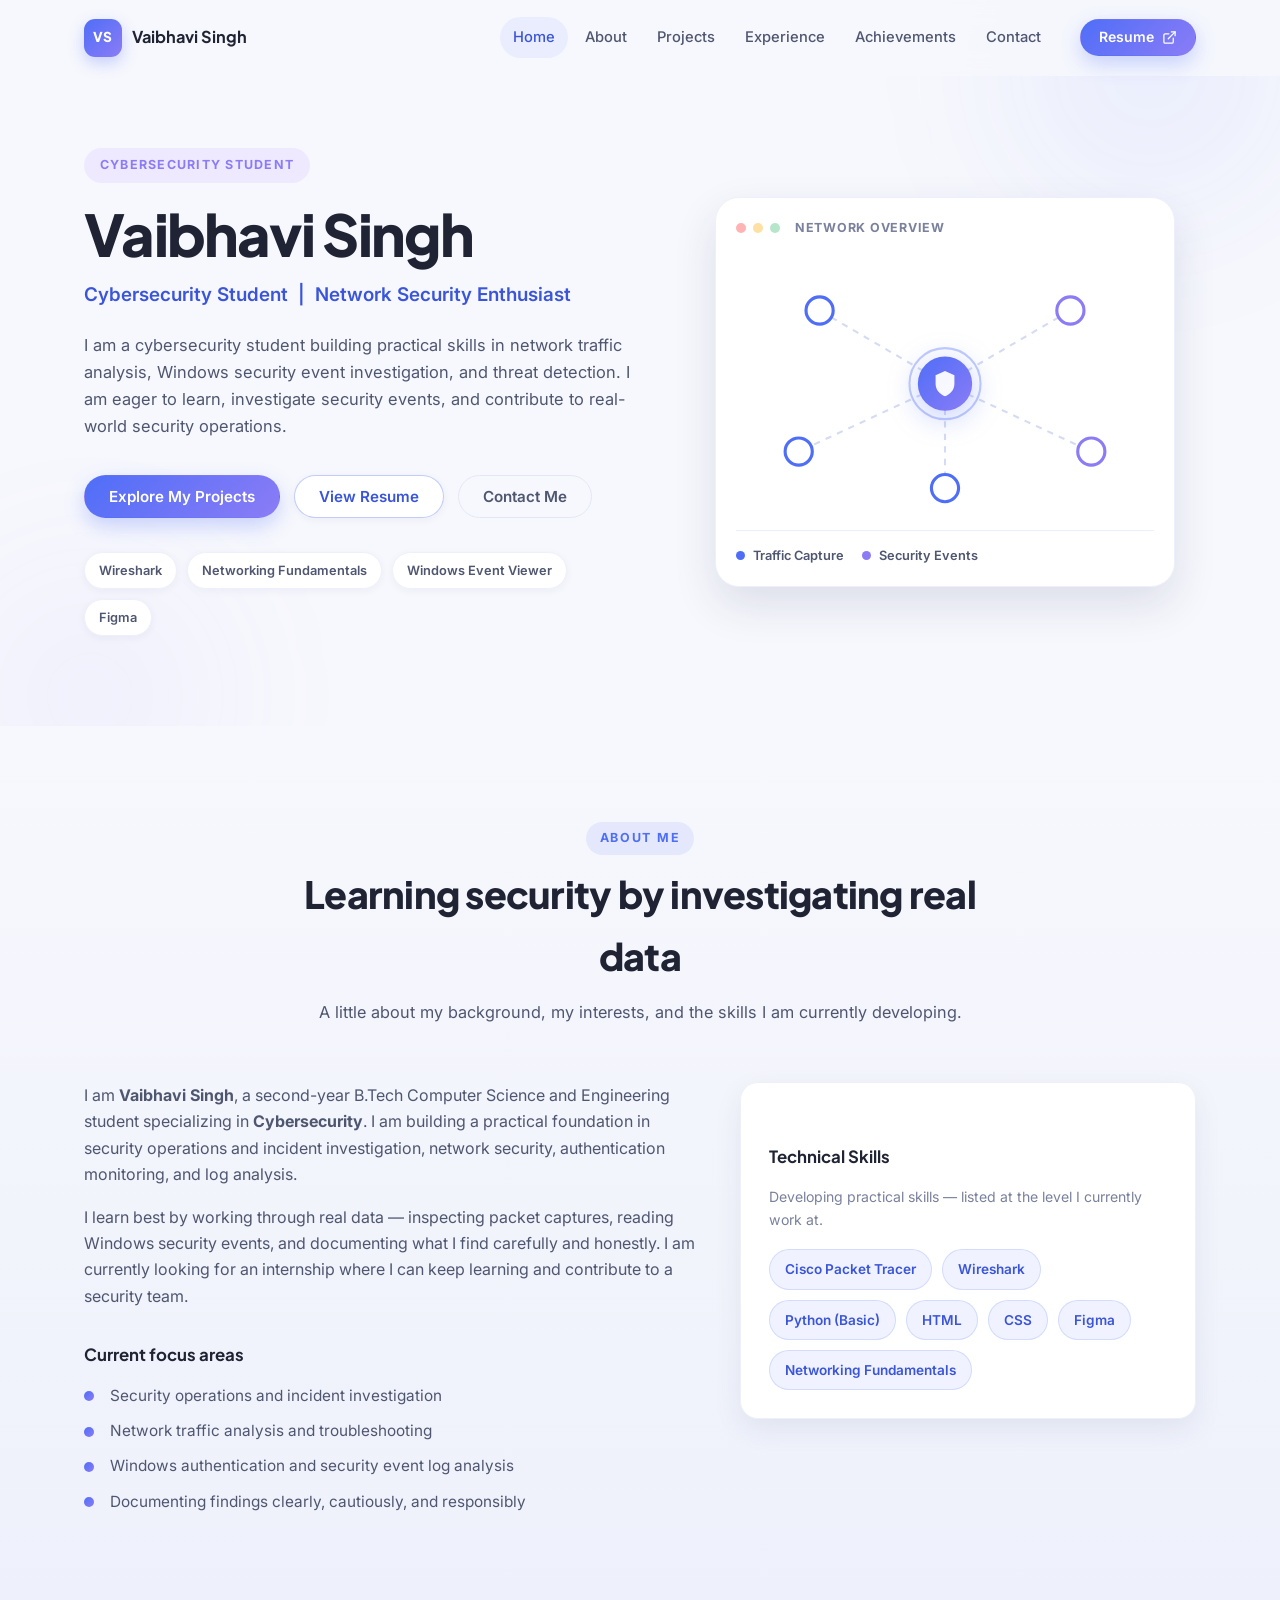
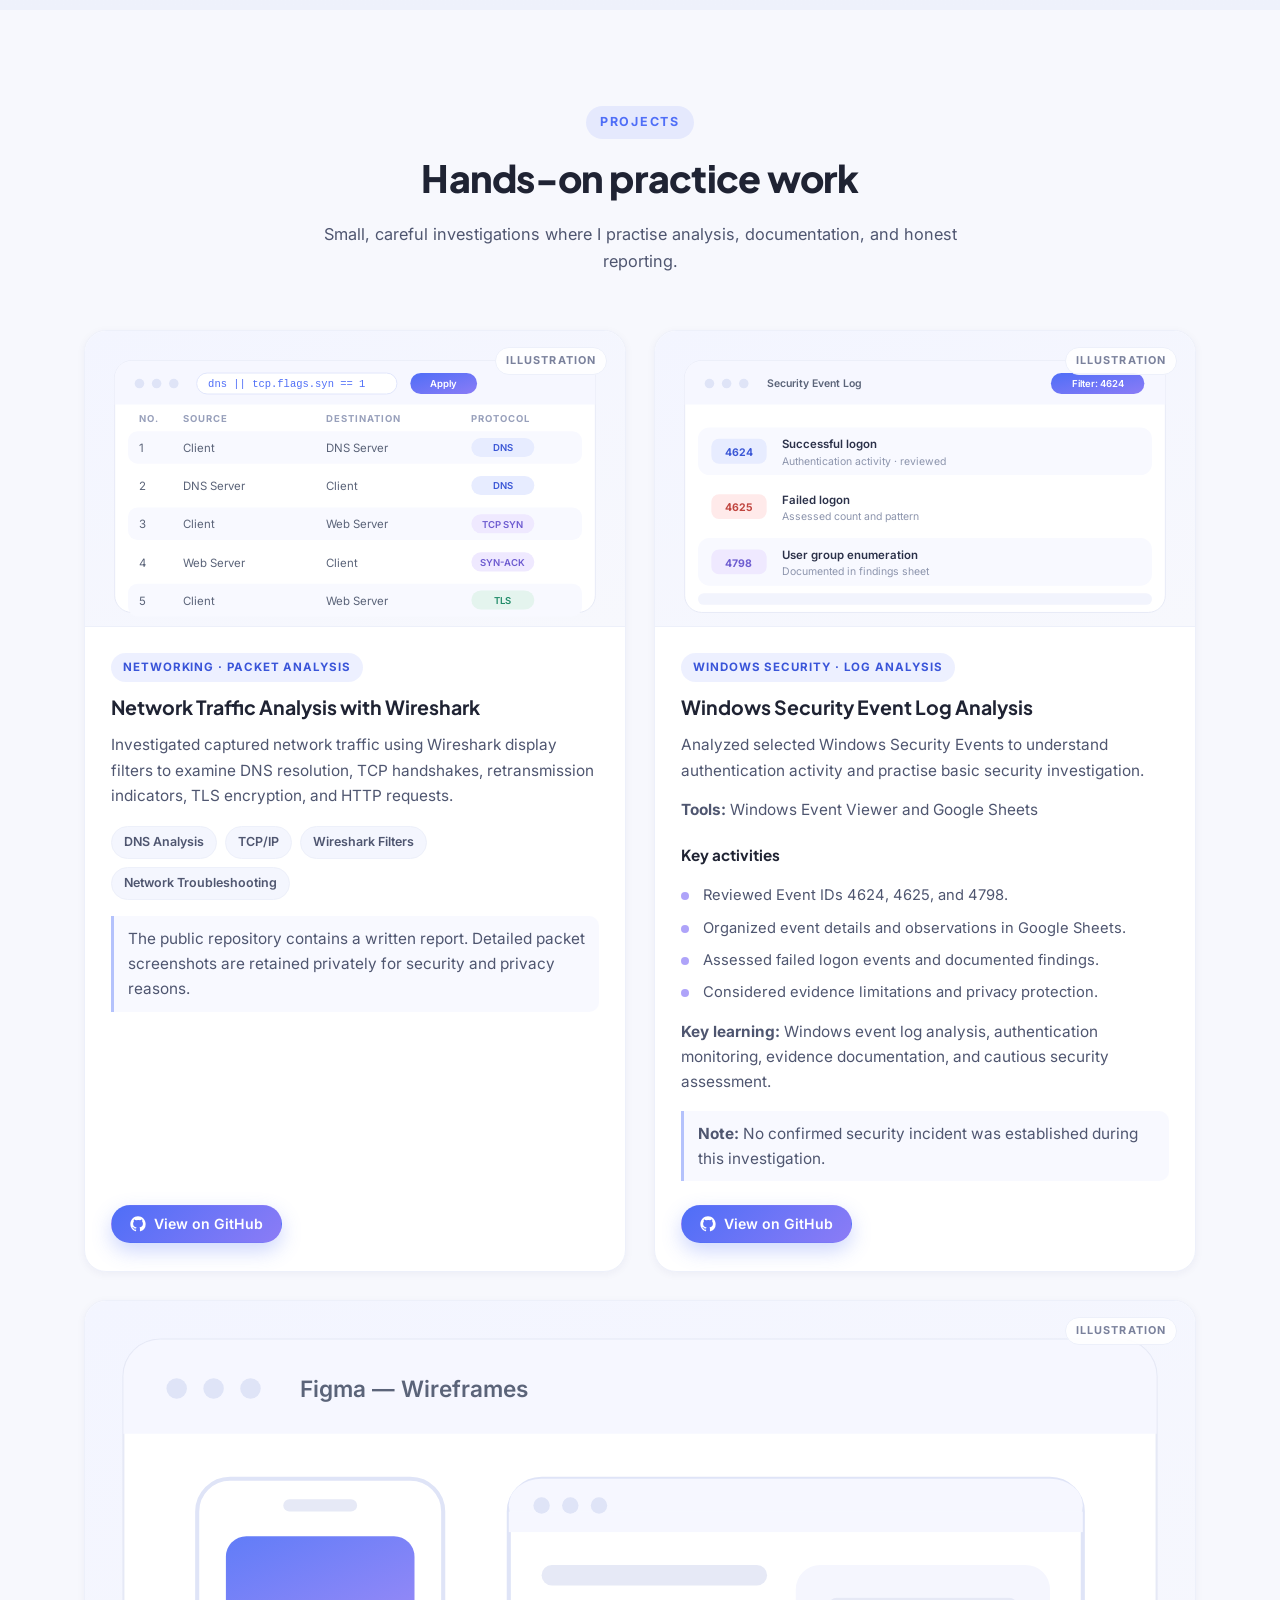
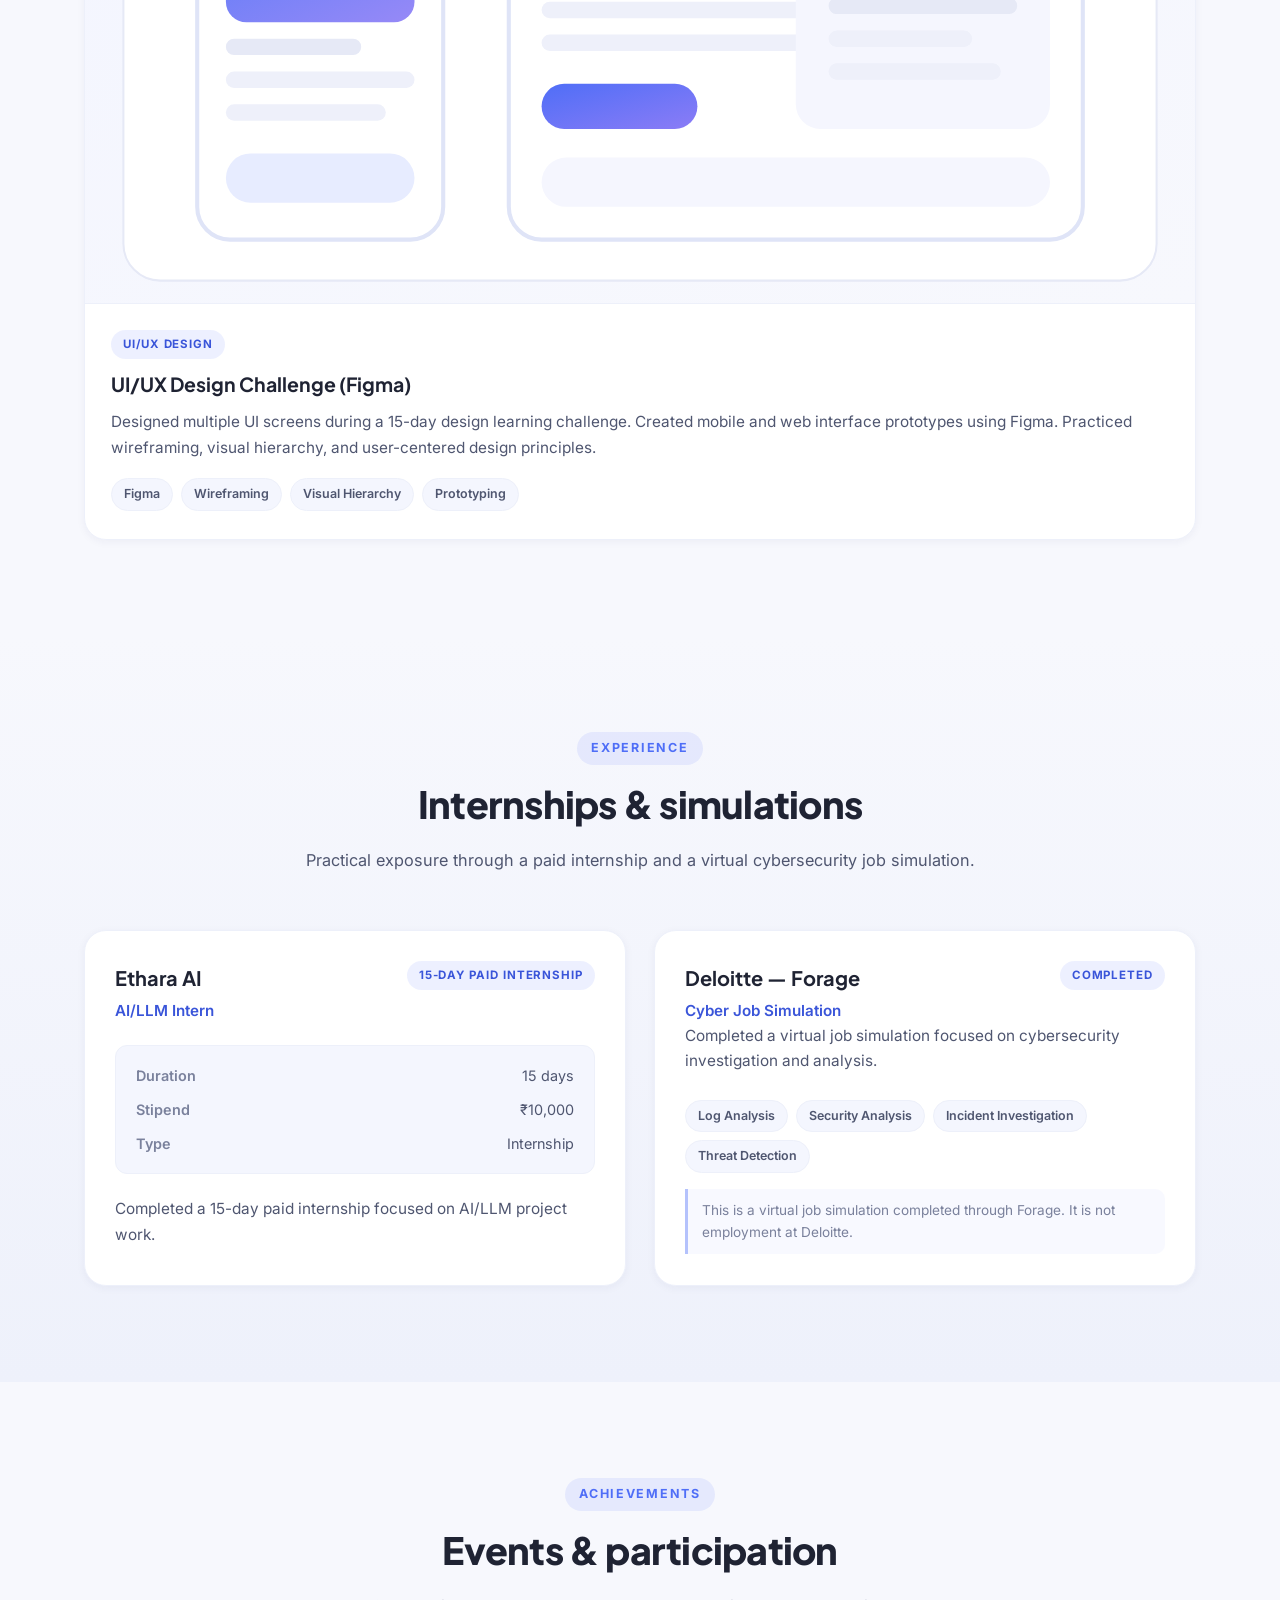
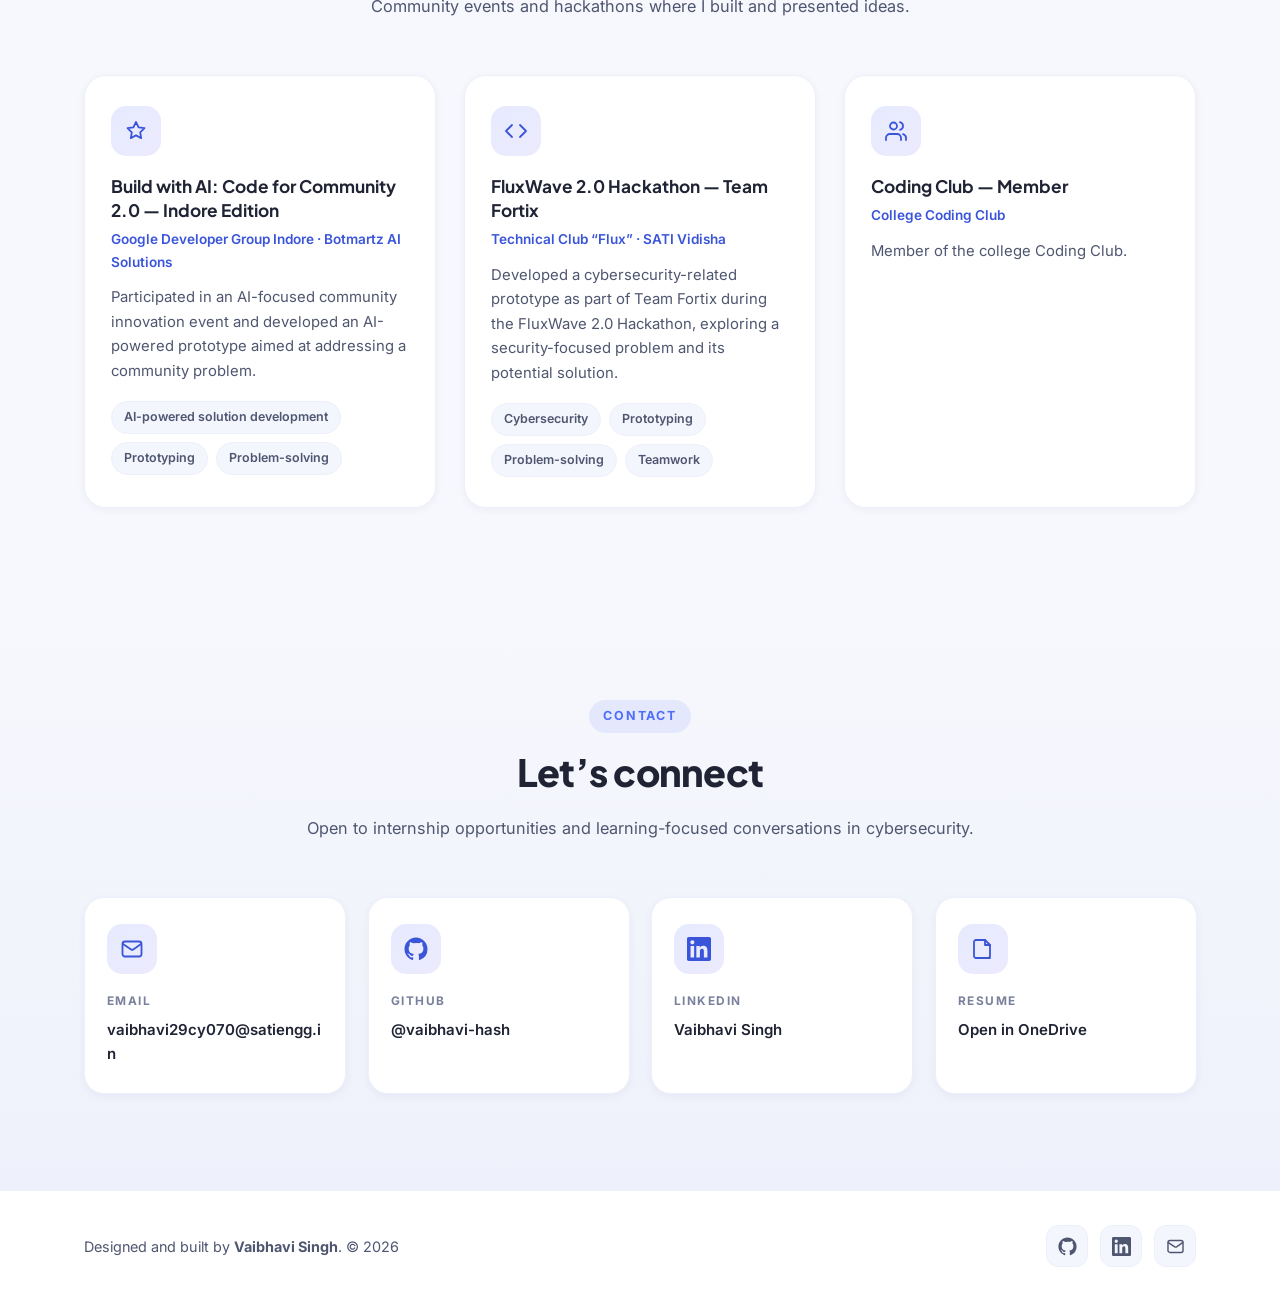
<file: index.html>
<!DOCTYPE html>
<html lang="en">
<head>
  <meta charset="UTF-8" />
  <meta name="viewport" content="width=device-width, initial-scale=1" />
  <meta name="theme-color" content="#f6f7fd" />
  <title>Vaibhavi Singh — Cybersecurity Student</title>
  <meta name="description" content="Portfolio of Vaibhavi Singh — a B.Tech Computer Science and Engineering student specializing in Cybersecurity, with hands-on projects in network traffic analysis and Windows security event log analysis." />

  <!-- Favicon (inline SVG, no extra file needed) -->
  <link rel="icon" href="data:image/svg+xml,%3Csvg xmlns='http://www.w3.org/2000/svg' viewBox='0 0 64 64'%3E%3Crect width='64' height='64' rx='14' fill='%234f6ef7'/%3E%3Ctext x='32' y='43' font-family='Arial,Helvetica,sans-serif' font-size='26' font-weight='bold' fill='%23ffffff' text-anchor='middle'%3EVS%3C/text%3E%3C/svg%3E" />

  <!-- Fonts -->
  <link rel="preconnect" href="https://fonts.googleapis.com" />
  <link rel="preconnect" href="https://fonts.gstatic.com" crossorigin />
  <link href="https://fonts.googleapis.com/css2?family=Inter:wght@400;500;600;700&family=Plus+Jakarta+Sans:wght@500;600;700;800&display=swap" rel="stylesheet" />

  <link rel="stylesheet" href="style.css" />

  <noscript>
    <style>
      .reveal { opacity: 1 !important; transform: none !important; }
    </style>
  </noscript>
</head>

<body>

  <!-- ===================== HEADER / NAVIGATION ===================== -->
  <header class="site-header" id="siteHeader">
    <div class="container nav-wrap">

      <a href="#home" class="brand" aria-label="Vaibhavi Singh — go to top">
        <span class="brand-mark" aria-hidden="true">VS</span>
        <span class="brand-text">Vaibhavi Singh</span>
      </a>

      <nav class="main-nav" id="mainNav" aria-label="Main navigation">
        <ul>
          <li><a class="nav-link" href="#home">Home</a></li>
          <li><a class="nav-link" href="#about">About</a></li>
          <li><a class="nav-link" href="#projects">Projects</a></li>
          <li><a class="nav-link" href="#experience">Experience</a></li>
          <li><a class="nav-link" href="#achievements">Achievements</a></li>
          <li><a class="nav-link" href="#contact">Contact</a></li>
        </ul>

        <!-- Resume (OneDrive link supplied by Vaibhavi) -->
        <a class="btn btn-primary btn-sm nav-resume"
           href="https://1drv.ms/w/c/cc70ee3a51e875f7/IQBj6D6vt7raTrXuEfyF3G0lAQry7XqDNRwe8vfajGxHhnA?e=4TvhSZ"
           target="_blank" rel="noopener noreferrer">
          Resume
          <svg viewBox="0 0 24 24" width="15" height="15" fill="none" stroke="currentColor" stroke-width="2" stroke-linecap="round" stroke-linejoin="round" aria-hidden="true">
            <path d="M18 13v6a2 2 0 0 1-2 2H5a2 2 0 0 1-2-2V8a2 2 0 0 1 2-2h6" />
            <path d="M15 3h6v6" /><path d="M10 14 21 3" />
          </svg>
        </a>
      </nav>

      <button class="nav-toggle" id="navToggle" type="button"
              aria-label="Open menu" aria-expanded="false" aria-controls="mainNav">
        <span></span><span></span><span></span>
      </button>

    </div>
  </header>

  <main>

    <!-- ===================== HERO ===================== -->
    <section id="home" class="hero">
      <div class="container hero-grid">

        <div class="hero-content reveal">
          <span class="pill">Cybersecurity Student</span>
          <h1>Vaibhavi Singh</h1>
          <p class="hero-role">Cybersecurity Student &nbsp;|&nbsp; Network Security Enthusiast</p>

          <p class="hero-intro">
            I am a cybersecurity student building practical skills in network traffic analysis,
            Windows security event investigation, and threat detection. I am eager to learn,
            investigate security events, and contribute to real-world security operations.
          </p>

          <div class="hero-actions">
            <a href="#projects" class="btn btn-primary">Explore My Projects</a>

            <a href="https://1drv.ms/w/c/cc70ee3a51e875f7/IQBj6D6vt7raTrXuEfyF3G0lAQry7XqDNRwe8vfajGxHhnA?e=4TvhSZ"
               class="btn btn-outline" target="_blank" rel="noopener noreferrer">
              View Resume
            </a>

            <a href="#contact" class="btn btn-ghost">Contact Me</a>
          </div>

          <ul class="hero-tags">
            <li>Wireshark</li>
            <li>Networking Fundamentals</li>
            <li>Windows Event Viewer</li>
            <li>Figma</li>
          </ul>
        </div>

        <!-- Decorative illustration -->
        <div class="hero-visual reveal d2" aria-hidden="true">
          <div class="visual-card">
            <div class="visual-head">
              <span class="dot"></span>
              <span class="dot"></span>
              <span class="dot"></span>
              <span class="visual-title">Network Overview</span>
            </div>

            <svg class="net-svg" viewBox="0 0 400 250" role="presentation" aria-hidden="true" focusable="false">
              <defs>
                <linearGradient id="heroCore" x1="0" y1="0" x2="1" y2="1">
                  <stop offset="0" stop-color="#4f6ef7" />
                  <stop offset="1" stop-color="#8b7cf6" />
                </linearGradient>
              </defs>

              <line class="net-line" x1="200" y1="125" x2="80" y2="55" />
              <line class="net-line" x1="200" y1="125" x2="320" y2="55" />
              <line class="net-line" x1="200" y1="125" x2="60" y2="190" />
              <line class="net-line" x1="200" y1="125" x2="340" y2="190" />
              <line class="net-line" x1="200" y1="125" x2="200" y2="225" />

              <circle class="pulse-ring" cx="200" cy="125" r="34" />
              <circle class="net-core" cx="200" cy="125" r="26" fill="url(#heroCore)" />
              <path d="M200 113l9 4v8c0 6-4 10-9 12-5-2-9-6-9-12v-8l9-4z" fill="#ffffff" opacity=".95" />

              <circle class="net-node" cx="80" cy="55" r="13" />
              <circle class="net-node violet" cx="320" cy="55" r="13" />
              <circle class="net-node" cx="60" cy="190" r="13" />
              <circle class="net-node violet" cx="340" cy="190" r="13" />
              <circle class="net-node" cx="200" cy="225" r="13" />
            </svg>

            <ul class="visual-legend">
              <li><span class="legend-dot blue"></span> Traffic Capture</li>
              <li><span class="legend-dot violet"></span> Security Events</li>
            </ul>
          </div>
        </div>

      </div>
    </section>

    <!-- ===================== ABOUT ===================== -->
    <section id="about" class="section section-alt">
      <div class="container">

        <div class="section-head reveal">
          <span class="eyebrow">About Me</span>
          <h2>Learning security by investigating real data</h2>
          <p>A little about my background, my interests, and the skills I am currently developing.</p>
        </div>

        <div class="about-grid">

          <div class="about-text reveal">
            <p>
              I am <strong>Vaibhavi Singh</strong>, a second-year B.Tech Computer Science and Engineering
              student specializing in <strong>Cybersecurity</strong>. I am building a practical foundation in
              security operations and incident investigation, network security, authentication monitoring,
              and log analysis.
            </p>
            <p>
              I learn best by working through real data — inspecting packet captures, reading Windows
              security events, and documenting what I find carefully and honestly. I am currently looking
              for an internship where I can keep learning and contribute to a security team.
            </p>

            <h3 class="mini-title">Current focus areas</h3>
            <ul class="focus-list">
              <li>Security operations and incident investigation</li>
              <li>Network traffic analysis and troubleshooting</li>
              <li>Windows authentication and security event log analysis</li>
              <li>Documenting findings clearly, cautiously, and responsibly</li>
            </ul>
          </div>

          <div class="panel reveal d2">
            <h3 class="mini-title">Technical Skills</h3>
            <p class="panel-note">Developing practical skills — listed at the level I currently work at.</p>

            <ul class="chips">
              <li class="chip">Cisco Packet Tracer</li>
              <li class="chip">Wireshark</li>
              <li class="chip">Python (Basic)</li>
              <li class="chip">HTML</li>
              <li class="chip">CSS</li>
              <li class="chip">Figma</li>
              <li class="chip">Networking Fundamentals</li>
            </ul>
          </div>

        </div>
      </div>
    </section>

    <!-- ===================== PROJECTS ===================== -->
    <section id="projects" class="section">
      <div class="container">

        <div class="section-head reveal">
          <span class="eyebrow">Projects</span>
          <h2>Hands-on practice work</h2>
          <p>Small, careful investigations where I practise analysis, documentation, and honest reporting.</p>
        </div>

        <div class="cards cards-2">

          <!-- ---------- Project 1 ---------- -->
          <article class="project-card reveal">
            <div class="project-media">
              <span class="media-badge">Illustration</span>

              <svg viewBox="0 0 520 280" role="img" aria-label="Illustration of a packet capture list with a display filter bar">
                <defs>
                  <linearGradient id="wsGrad" x1="0" y1="0" x2="1" y2="1">
                    <stop offset="0" stop-color="#4f6ef7" />
                    <stop offset="1" stop-color="#8b7cf6" />
                  </linearGradient>
                </defs>

                <rect x="8" y="8" width="504" height="264" rx="18" fill="#ffffff" stroke="#e6e9f6" />
                <path d="M8 26a18 18 0 0 1 18-18h468a18 18 0 0 1 18 18v28H8V26z" fill="#f6f7ff" />

                <circle cx="34" cy="32" r="5" fill="#dfe4f7" />
                <circle cx="52" cy="32" r="5" fill="#dfe4f7" />
                <circle cx="70" cy="32" r="5" fill="#dfe4f7" />

                <rect x="94" y="21" width="210" height="22" rx="11" fill="#ffffff" stroke="#e0e5fb" />
                <text x="106" y="36" font-family="monospace" font-size="11" fill="#4f6ef7">dns || tcp.flags.syn == 1</text>

                <rect x="318" y="21" width="70" height="22" rx="11" fill="url(#wsGrad)" />
                <text x="353" y="36" font-family="Inter, sans-serif" font-size="10" font-weight="600" fill="#ffffff" text-anchor="middle">Apply</text>

                <text x="34" y="72" font-family="Inter, sans-serif" font-size="10" font-weight="700" fill="#98a0bb" letter-spacing="1">NO.</text>
                <text x="80" y="72" font-family="Inter, sans-serif" font-size="10" font-weight="700" fill="#98a0bb" letter-spacing="1">SOURCE</text>
                <text x="230" y="72" font-family="Inter, sans-serif" font-size="10" font-weight="700" fill="#98a0bb" letter-spacing="1">DESTINATION</text>
                <text x="382" y="72" font-family="Inter, sans-serif" font-size="10" font-weight="700" fill="#98a0bb" letter-spacing="1">PROTOCOL</text>

                <g font-family="Inter, sans-serif" font-size="12" fill="#5b6479">
                  <rect x="22" y="82" width="476" height="34" rx="10" fill="#f8f9ff" />
                  <text x="34" y="104">1</text><text x="80" y="104">Client</text><text x="230" y="104">DNS Server</text>
                  <rect x="382" y="89" width="66" height="20" rx="10" fill="#e7ecff" />
                  <text x="415" y="103" font-size="10" font-weight="600" fill="#3b57d6" text-anchor="middle">DNS</text>

                  <rect x="22" y="122" width="476" height="34" rx="10" fill="#ffffff" />
                  <text x="34" y="144">2</text><text x="80" y="144">DNS Server</text><text x="230" y="144">Client</text>
                  <rect x="382" y="129" width="66" height="20" rx="10" fill="#e7ecff" />
                  <text x="415" y="143" font-size="10" font-weight="600" fill="#3b57d6" text-anchor="middle">DNS</text>

                  <rect x="22" y="162" width="476" height="34" rx="10" fill="#f8f9ff" />
                  <text x="34" y="184">3</text><text x="80" y="184">Client</text><text x="230" y="184">Web Server</text>
                  <rect x="382" y="169" width="66" height="20" rx="10" fill="#efe9ff" />
                  <text x="415" y="183" font-size="10" font-weight="600" fill="#6d5bd0" text-anchor="middle">TCP SYN</text>

                  <rect x="22" y="202" width="476" height="34" rx="10" fill="#ffffff" />
                  <text x="34" y="224">4</text><text x="80" y="224">Web Server</text><text x="230" y="224">Client</text>
                  <rect x="382" y="209" width="66" height="20" rx="10" fill="#efe9ff" />
                  <text x="415" y="223" font-size="10" font-weight="600" fill="#6d5bd0" text-anchor="middle">SYN-ACK</text>

                  <rect x="22" y="242" width="476" height="34" rx="10" fill="#f8f9ff" />
                  <text x="34" y="264">5</text><text x="80" y="264">Client</text><text x="230" y="264">Web Server</text>
                  <rect x="382" y="249" width="66" height="20" rx="10" fill="#e4f4ee" />
                  <text x="415" y="263" font-size="10" font-weight="600" fill="#1f8a68" text-anchor="middle">TLS</text>
                </g>
              </svg>
            </div>

            <div class="project-body">
              <span class="badge-soft">Networking · Packet Analysis</span>
              <h3>Network Traffic Analysis with Wireshark</h3>

              <p>
                Investigated captured network traffic using Wireshark display filters to examine DNS
                resolution, TCP handshakes, retransmission indicators, TLS encryption, and HTTP requests.
              </p>

              <ul class="tags">
                <li class="tag">DNS Analysis</li>
                <li class="tag">TCP/IP</li>
                <li class="tag">Wireshark Filters</li>
                <li class="tag">Network Troubleshooting</li>
              </ul>

              <p class="note">
                The public repository contains a written report. Detailed packet screenshots are
                retained privately for security and privacy reasons.
              </p>

              <div class="card-actions">
                <a class="btn btn-primary btn-sm"
                   href="https://github.com/vaibhavi-hash/wireshark-network-traffic-analysis"
                   target="_blank" rel="noopener noreferrer">
                  <svg viewBox="0 0 24 24" width="16" height="16" fill="currentColor" aria-hidden="true">
                    <path d="M12 .5C5.73.5.5 5.73.5 12c0 5.08 3.29 9.39 7.86 10.91.58.11.79-.25.79-.56 0-.28-.01-1.02-.02-2-3.2.7-3.88-1.54-3.88-1.54-.52-1.33-1.28-1.68-1.28-1.68-1.05-.72.08-.7.08-.7 1.16.08 1.77 1.19 1.77 1.19 1.03 1.77 2.7 1.26 3.36.96.1-.75.4-1.26.73-1.55-2.55-.29-5.24-1.28-5.24-5.69 0-1.26.45-2.29 1.19-3.1-.12-.29-.52-1.46.11-3.05 0 0 .97-.31 3.18 1.18a11.1 11.1 0 0 1 2.9-.39c.98 0 1.97.13 2.9.39 2.2-1.49 3.17-1.18 3.17-1.18.63 1.59.23 2.76.11 3.05.74.81 1.19 1.84 1.19 3.1 0 4.42-2.69 5.39-5.25 5.68.41.36.78 1.06.78 2.14 0 1.55-.01 2.8-.01 3.18 0 .31.21.68.8.56A11.51 11.51 0 0 0 23.5 12C23.5 5.73 18.27.5 12 .5z" />
                  </svg>
                  View on GitHub
                </a>
              </div>
            </div>
          </article>

          <!-- ---------- Project 2 ---------- -->
          <article class="project-card reveal d2">
            <div class="project-media">
              <span class="media-badge">Illustration</span>

              <svg viewBox="0 0 520 280" role="img" aria-label="Illustration of a Windows security event log list showing event IDs">
                <defs>
                  <linearGradient id="evGrad" x1="0" y1="0" x2="1" y2="1">
                    <stop offset="0" stop-color="#4f6ef7" />
                    <stop offset="1" stop-color="#8b7cf6" />
                  </linearGradient>
                </defs>

                <rect x="8" y="8" width="504" height="264" rx="18" fill="#ffffff" stroke="#e6e9f6" />
                <path d="M8 26a18 18 0 0 1 18-18h468a18 18 0 0 1 18 18v28H8V26z" fill="#f6f7ff" />

                <circle cx="34" cy="32" r="5" fill="#dfe4f7" />
                <circle cx="52" cy="32" r="5" fill="#dfe4f7" />
                <circle cx="70" cy="32" r="5" fill="#dfe4f7" />

                <text x="94" y="36" font-family="Inter, sans-serif" font-size="11" font-weight="600" fill="#5b6479">Security Event Log</text>
                <rect x="392" y="21" width="98" height="22" rx="11" fill="url(#evGrad)" />
                <text x="441" y="36" font-family="Inter, sans-serif" font-size="10" font-weight="600" fill="#ffffff" text-anchor="middle">Filter: 4624</text>

                <g font-family="Inter, sans-serif" font-size="12" fill="#5b6479">

                  <rect x="22" y="78" width="476" height="50" rx="12" fill="#f8f9ff" />
                  <rect x="36" y="90" width="58" height="26" rx="8" fill="#e7ecff" />
                  <text x="65" y="108" font-size="11" font-weight="700" fill="#3b57d6" text-anchor="middle">4624</text>
                  <text x="110" y="100" font-size="12" font-weight="600" fill="#2b3149">Successful logon</text>
                  <text x="110" y="117" font-size="11" fill="#8d95ad">Authentication activity · reviewed</text>

                  <rect x="22" y="136" width="476" height="50" rx="12" fill="#ffffff" />
                  <rect x="36" y="148" width="58" height="26" rx="8" fill="#ffeaea" />
                  <text x="65" y="166" font-size="11" font-weight="700" fill="#c0453f" text-anchor="middle">4625</text>
                  <text x="110" y="158" font-size="12" font-weight="600" fill="#2b3149">Failed logon</text>
                  <text x="110" y="175" font-size="11" fill="#8d95ad">Assessed count and pattern</text>

                  <rect x="22" y="194" width="476" height="50" rx="12" fill="#f8f9ff" />
                  <rect x="36" y="206" width="58" height="26" rx="8" fill="#efe9ff" />
                  <text x="65" y="224" font-size="11" font-weight="700" fill="#6d5bd0" text-anchor="middle">4798</text>
                  <text x="110" y="216" font-size="12" font-weight="600" fill="#2b3149">User group enumeration</text>
                  <text x="110" y="233" font-size="11" fill="#8d95ad">Documented in findings sheet</text>

                  <rect x="22" y="252" width="476" height="12" rx="6" fill="#f2f4fd" />
                </g>
              </svg>
            </div>

            <div class="project-body">
              <span class="badge-soft">Windows Security · Log Analysis</span>
              <h3>Windows Security Event Log Analysis</h3>

              <p>
                Analyzed selected Windows Security Events to understand authentication activity and
                practise basic security investigation.
              </p>

              <p class="tools-line"><strong>Tools:</strong> Windows Event Viewer and Google Sheets</p>

              <h4 class="mini-title sm">Key activities</h4>
              <ul class="mini-list">
                <li>Reviewed Event IDs 4624, 4625, and 4798.</li>
                <li>Organized event details and observations in Google Sheets.</li>
                <li>Assessed failed logon events and documented findings.</li>
                <li>Considered evidence limitations and privacy protection.</li>
              </ul>

              <p class="tools-line">
                <strong>Key learning:</strong> Windows event log analysis, authentication monitoring,
                evidence documentation, and cautious security assessment.
              </p>

              <p class="note">
                <strong>Note:</strong> No confirmed security incident was established during this investigation.
              </p>

              <div class="card-actions">
                <a class="btn btn-primary btn-sm"
                   href="https://github.com/vaibhavi-hash/windows-security-log-analysis"
                   target="_blank" rel="noopener noreferrer">
                  <svg viewBox="0 0 24 24" width="16" height="16" fill="currentColor" aria-hidden="true">
                    <path d="M12 .5C5.73.5.5 5.73.5 12c0 5.08 3.29 9.39 7.86 10.91.58.11.79-.25.79-.56 0-.28-.01-1.02-.02-2-3.2.7-3.88-1.54-3.88-1.54-.52-1.33-1.28-1.68-1.28-1.68-1.05-.72.08-.7.08-.7 1.16.08 1.77 1.19 1.77 1.19 1.03 1.77 2.7 1.26 3.36.96.1-.75.4-1.26.73-1.55-2.55-.29-5.24-1.28-5.24-5.69 0-1.26.45-2.29 1.19-3.1-.12-.29-.52-1.46.11-3.05 0 0 .97-.31 3.18 1.18a11.1 11.1 0 0 1 2.9-.39c.98 0 1.97.13 2.9.39 2.2-1.49 3.17-1.18 3.17-1.18.63 1.59.23 2.76.11 3.05.74.81 1.19 1.84 1.19 3.1 0 4.42-2.69 5.39-5.25 5.68.41.36.78 1.06.78 2.14 0 1.55-.01 2.8-.01 3.18 0 .31.21.68.8.56A11.51 11.51 0 0 0 23.5 12C23.5 5.73 18.27.5 12 .5z" />
                  </svg>
                  View on GitHub
                </a>
              </div>
            </div>
          </article>

        </div>

        <div class="cards cards-2 single-row">
          <!-- ---------- Project 3 (no project link available) ---------- -->
          <article class="project-card reveal">
            <div class="project-media">
              <span class="media-badge">Illustration</span>

              <svg viewBox="0 0 520 280" role="img" aria-label="Illustration of mobile and web interface wireframes">
                <defs>
                  <linearGradient id="figGrad" x1="0" y1="0" x2="1" y2="1">
                    <stop offset="0" stop-color="#4f6ef7" />
                    <stop offset="1" stop-color="#8b7cf6" />
                  </linearGradient>
                </defs>

                <rect x="8" y="8" width="504" height="264" rx="18" fill="#ffffff" stroke="#e6e9f6" />
                <path d="M8 26a18 18 0 0 1 18-18h468a18 18 0 0 1 18 18v28H8V26z" fill="#f6f7ff" />

                <circle cx="34" cy="32" r="5" fill="#dfe4f7" />
                <circle cx="52" cy="32" r="5" fill="#dfe4f7" />
                <circle cx="70" cy="32" r="5" fill="#dfe4f7" />
                <text x="94" y="36" font-family="Inter, sans-serif" font-size="11" font-weight="600" fill="#5b6479">Figma — Wireframes</text>

                <!-- mobile frame -->
                <rect x="44" y="76" width="120" height="176" rx="16" fill="#ffffff" stroke="#dfe4f7" stroke-width="2" />
                <rect x="86" y="86" width="36" height="6" rx="3" fill="#e6e9f6" />
                <rect x="58" y="104" width="92" height="42" rx="10" fill="url(#figGrad)" opacity=".9" />
                <rect x="58" y="154" width="66" height="8" rx="4" fill="#e6e9f6" />
                <rect x="58" y="170" width="92" height="8" rx="4" fill="#eef0fa" />
                <rect x="58" y="186" width="78" height="8" rx="4" fill="#eef0fa" />
                <rect x="58" y="210" width="92" height="24" rx="12" fill="#e7ecff" />

                <!-- web frame -->
                <rect x="196" y="76" width="280" height="176" rx="16" fill="#ffffff" stroke="#dfe4f7" stroke-width="2" />
                <rect x="196" y="76" width="280" height="26" rx="16" fill="#f6f7ff" />
                <rect x="196" y="92" width="280" height="10" fill="#f6f7ff" />
                <circle cx="212" cy="89" r="4" fill="#dfe4f7" />
                <circle cx="226" cy="89" r="4" fill="#dfe4f7" />
                <circle cx="240" cy="89" r="4" fill="#dfe4f7" />

                <rect x="212" y="118" width="110" height="10" rx="5" fill="#e6e9f6" />
                <rect x="212" y="136" width="160" height="8" rx="4" fill="#eef0fa" />
                <rect x="212" y="152" width="130" height="8" rx="4" fill="#eef0fa" />
                <rect x="212" y="176" width="76" height="22" rx="11" fill="url(#figGrad)" />

                <rect x="336" y="118" width="124" height="80" rx="12" fill="#f5f6fe" />
                <rect x="352" y="134" width="92" height="8" rx="4" fill="#e6e9f6" />
                <rect x="352" y="150" width="70" height="8" rx="4" fill="#eef0fa" />
                <rect x="352" y="166" width="84" height="8" rx="4" fill="#eef0fa" />

                <rect x="212" y="212" width="248" height="24" rx="12" fill="#f5f6fe" />
              </svg>
            </div>

            <div class="project-body">
              <span class="badge-soft">UI/UX Design</span>
              <h3>UI/UX Design Challenge (Figma)</h3>

              <p>
                Designed multiple UI screens during a 15-day design learning challenge. Created mobile
                and web interface prototypes using Figma. Practiced wireframing, visual hierarchy, and
                user-centered design principles.
              </p>

              <ul class="tags">
                <li class="tag">Figma</li>
                <li class="tag">Wireframing</li>
                <li class="tag">Visual Hierarchy</li>
                <li class="tag">Prototyping</li>
              </ul>
            </div>
          </article>
        </div>

      </div>
    </section>

    <!-- ===================== EXPERIENCE ===================== -->
    <section id="experience" class="section section-alt">
      <div class="container">

        <div class="section-head reveal">
          <span class="eyebrow">Experience</span>
          <h2>Internships &amp; simulations</h2>
          <p>Practical exposure through a paid internship and a virtual cybersecurity job simulation.</p>
        </div>

        <div class="cards cards-2">

          <!-- Experience 1 -->
          <article class="exp-card reveal">
            <div class="exp-top">
              <div>
                <h3 class="exp-org">Ethara AI</h3>
                <p class="exp-role">AI/LLM Intern</p>
              </div>
              <span class="badge-soft">15-Day Paid Internship</span>
            </div>

            <ul class="meta-list">
              <li><span class="meta-label">Duration</span><span>15 days</span></li>
              <li><span class="meta-label">Stipend</span><span>₹10,000</span></li>
              <li><span class="meta-label">Type</span><span>Internship</span></li>
            </ul>

            <!-- Add genuine responsibilities / deliverables here if you have them. -->
            <p class="exp-desc">
              Completed a 15-day paid internship focused on AI/LLM project work.
            </p>

            <!-- Certificate URL not provided yet — button intentionally hidden.
                 When you have the link, uncomment and add the real URL:
            <div class="card-actions">
              <a class="btn btn-outline btn-sm" href="YOUR_CERTIFICATE_URL" target="_blank" rel="noopener noreferrer">
                View Internship Certificate
              </a>
            </div>
            -->
          </article>

          <!-- Experience 2 -->
          <article class="exp-card reveal d2">
            <div class="exp-top">
              <div>
                <h3 class="exp-org">Deloitte — Forage</h3>
                <p class="exp-role">Cyber Job Simulation</p>
              </div>
              <span class="badge-soft">Completed</span>
            </div>

            <p class="exp-desc">
              Completed a virtual job simulation focused on cybersecurity investigation and analysis.
            </p>

            <ul class="tags">
              <li class="tag">Log Analysis</li>
              <li class="tag">Security Analysis</li>
              <li class="tag">Incident Investigation</li>
              <li class="tag">Threat Detection</li>
            </ul>

            <p class="note">
              This is a virtual job simulation completed through Forage. It is not employment at Deloitte.
            </p>

            <!-- Certificate URL not provided yet — button intentionally hidden.
                 When you have the link, uncomment and add the real URL:
            <div class="card-actions">
              <a class="btn btn-outline btn-sm" href="YOUR_CERTIFICATE_URL" target="_blank" rel="noopener noreferrer">
                View Certificate
              </a>
            </div>
            -->
          </article>

        </div>
      </div>
    </section>

    <!-- ===================== ACHIEVEMENTS ===================== -->
    <section id="achievements" class="section">
      <div class="container">

        <div class="section-head reveal">
          <span class="eyebrow">Achievements</span>
          <h2>Events &amp; participation</h2>
          <p>Community events and hackathons where I built and presented ideas.</p>
        </div>

        <div class="cards cards-3">

          <!-- Achievement 1 -->
          <article class="ach-card reveal">
            <span class="icon-circle" aria-hidden="true">
              <svg viewBox="0 0 24 24" fill="none" stroke="currentColor" stroke-width="1.8" stroke-linecap="round" stroke-linejoin="round">
                <path d="M12 3l2.6 5.3 5.9.9-4.3 4.1 1 5.8-5.2-2.7-5.2 2.7 1-5.8-4.3-4.1 5.9-.9z" />
              </svg>
            </span>

            <h3>Build with AI: Code for Community 2.0 — Indore Edition</h3>
            <p class="ach-org">Google Developer Group Indore · Botmartz AI Solutions</p>

            <p class="ach-desc">
              Participated in an AI-focused community innovation event and developed an AI-powered
              prototype aimed at addressing a community problem.
            </p>

            <ul class="tags">
              <li class="tag">AI-powered solution development</li>
              <li class="tag">Prototyping</li>
              <li class="tag">Problem-solving</li>
            </ul>
          </article>

          <!-- Achievement 2 -->
          <article class="ach-card reveal d2">
            <span class="icon-circle" aria-hidden="true">
              <svg viewBox="0 0 24 24" fill="none" stroke="currentColor" stroke-width="1.8" stroke-linecap="round" stroke-linejoin="round">
                <path d="M8 6 2 12l6 6" /><path d="M16 6l6 6-6 6" />
              </svg>
            </span>

            <h3>FluxWave 2.0 Hackathon — Team Fortix</h3>
            <p class="ach-org">Technical Club “Flux” · SATI Vidisha</p>

            <p class="ach-desc">
              Developed a cybersecurity-related prototype as part of Team Fortix during the FluxWave 2.0
              Hackathon, exploring a security-focused problem and its potential solution.
            </p>

            <ul class="tags">
              <li class="tag">Cybersecurity</li>
              <li class="tag">Prototyping</li>
              <li class="tag">Problem-solving</li>
              <li class="tag">Teamwork</li>
            </ul>
          </article>

          <!-- Achievement 3 -->
          <article class="ach-card reveal d3">
            <span class="icon-circle" aria-hidden="true">
              <svg viewBox="0 0 24 24" fill="none" stroke="currentColor" stroke-width="1.8" stroke-linecap="round" stroke-linejoin="round">
                <path d="M17 21v-2a4 4 0 0 0-4-4H6a4 4 0 0 0-4 4v2" />
                <circle cx="9.5" cy="7" r="3.5" />
                <path d="M22 21v-2a4 4 0 0 0-3-3.87" />
                <path d="M16 3.13a4 4 0 0 1 0 7.75" />
              </svg>
            </span>

            <h3>Coding Club — Member</h3>
            <p class="ach-org">College Coding Club</p>

            <p class="ach-desc">
              Member of the college Coding Club.
            </p>
          </article>

        </div>
      </div>
    </section>

    <!-- ===================== CONTACT ===================== -->
    <section id="contact" class="section section-alt">
      <div class="container">

        <div class="section-head reveal">
          <span class="eyebrow">Contact</span>
          <h2>Let’s connect</h2>
          <p>Open to internship opportunities and learning-focused conversations in cybersecurity.</p>
        </div>

        <div class="contact-grid">

          <a class="contact-card reveal" href="mailto:vaibhavi29cy070@satiengg.in">
            <span class="icon-circle" aria-hidden="true">
              <svg viewBox="0 0 24 24" fill="none" stroke="currentColor" stroke-width="1.8" stroke-linecap="round" stroke-linejoin="round">
                <rect x="2.5" y="4.5" width="19" height="15" rx="2.5" />
                <path d="m3 7 8.1 5.4a2 2 0 0 0 2.2 0L21 7" />
              </svg>
            </span>
            <span class="contact-label">Email</span>
            <span class="contact-value">vaibhavi29cy070@satiengg.in</span>
          </a>

          <a class="contact-card reveal d1" href="https://github.com/vaibhavi-hash"
             target="_blank" rel="noopener noreferrer">
            <span class="icon-circle" aria-hidden="true">
              <svg viewBox="0 0 24 24" fill="currentColor">
                <path d="M12 .5C5.73.5.5 5.73.5 12c0 5.08 3.29 9.39 7.86 10.91.58.11.79-.25.79-.56 0-.28-.01-1.02-.02-2-3.2.7-3.88-1.54-3.88-1.54-.52-1.33-1.28-1.68-1.28-1.68-1.05-.72.08-.7.08-.7 1.16.08 1.77 1.19 1.77 1.19 1.03 1.77 2.7 1.26 3.36.96.1-.75.4-1.26.73-1.55-2.55-.29-5.24-1.28-5.24-5.69 0-1.26.45-2.29 1.19-3.1-.12-.29-.52-1.46.11-3.05 0 0 .97-.31 3.18 1.18a11.1 11.1 0 0 1 2.9-.39c.98 0 1.97.13 2.9.39 2.2-1.49 3.17-1.18 3.17-1.18.63 1.59.23 2.76.11 3.05.74.81 1.19 1.84 1.19 3.1 0 4.42-2.69 5.39-5.25 5.68.41.36.78 1.06.78 2.14 0 1.55-.01 2.8-.01 3.18 0 .31.21.68.8.56A11.51 11.51 0 0 0 23.5 12C23.5 5.73 18.27.5 12 .5z" />
              </svg>
            </span>
            <span class="contact-label">GitHub</span>
            <span class="contact-value">@vaibhavi-hash</span>
          </a>

          <a class="contact-card reveal d2" href="https://www.linkedin.com/in/vaibhavi-singh-4aa031274/"
             target="_blank" rel="noopener noreferrer">
            <span class="icon-circle" aria-hidden="true">
              <svg viewBox="0 0 24 24" fill="currentColor">
                <path d="M20.45 20.45h-3.56v-5.57c0-1.33-.02-3.04-1.85-3.04-1.85 0-2.14 1.45-2.14 2.94v5.67H9.35V9h3.41v1.56h.05c.48-.9 1.64-1.85 3.37-1.85 3.6 0 4.27 2.37 4.27 5.46v6.28zM5.34 7.43a2.06 2.06 0 1 1 0-4.13 2.06 2.06 0 0 1 0 4.13zM7.12 20.45H3.55V9h3.57v11.45zM22.22 0H1.77C.79 0 0 .77 0 1.72v20.56C0 23.23.79 24 1.77 24h20.45c.98 0 1.78-.77 1.78-1.72V1.72C24 .77 23.2 0 22.22 0z" />
              </svg>
            </span>
            <span class="contact-label">LinkedIn</span>
            <span class="contact-value">Vaibhavi Singh</span>
          </a>

          <a class="contact-card reveal d3"
             href="https://1drv.ms/w/c/cc70ee3a51e875f7/IQBj6D6vt7raTrXuEfyF3G0lAQry7XqDNRwe8vfajGxHhnA?e=4TvhSZ"
             target="_blank" rel="noopener noreferrer">
            <span class="icon-circle" aria-hidden="true">
              <svg viewBox="0 0 24 24" fill="none" stroke="currentColor" stroke-width="1.8" stroke-linecap="round" stroke-linejoin="round">
                <path d="M14 3v5h5" />
                <path d="M19 21H5a2 2 0 0 1-2-2V5a2 2 0 0 1 2-2h9l5 5v11a2 2 0 0 1-2 2z" />
              </svg>
            </span>
            <span class="contact-label">Resume</span>
            <span class="contact-value">Open in OneDrive</span>
          </a>

        </div>
      </div>
    </section>

  </main>

  <!-- ===================== FOOTER ===================== -->
  <footer class="site-footer">
    <div class="container footer-wrap">

      <p class="footer-text">
        Designed and built by <strong>Vaibhavi Singh</strong>. &copy; <span id="year">2025</span>
      </p>

      <ul class="socials">
        <li>
          <a class="social-link" href="https://github.com/vaibhavi-hash"
             target="_blank" rel="noopener noreferrer" aria-label="GitHub profile">
            <svg viewBox="0 0 24 24" fill="currentColor" aria-hidden="true">
              <path d="M12 .5C5.73.5.5 5.73.5 12c0 5.08 3.29 9.39 7.86 10.91.58.11.79-.25.79-.56 0-.28-.01-1.02-.02-2-3.2.7-3.88-1.54-3.88-1.54-.52-1.33-1.28-1.68-1.28-1.68-1.05-.72.08-.7.08-.7 1.16.08 1.77 1.19 1.77 1.19 1.03 1.77 2.7 1.26 3.36.96.1-.75.4-1.26.73-1.55-2.55-.29-5.24-1.28-5.24-5.69 0-1.26.45-2.29 1.19-3.1-.12-.29-.52-1.46.11-3.05 0 0 .97-.31 3.18 1.18a11.1 11.1 0 0 1 2.9-.39c.98 0 1.97.13 2.9.39 2.2-1.49 3.17-1.18 3.17-1.18.63 1.59.23 2.76.11 3.05.74.81 1.19 1.84 1.19 3.1 0 4.42-2.69 5.39-5.25 5.68.41.36.78 1.06.78 2.14 0 1.55-.01 2.8-.01 3.18 0 .31.21.68.8.56A11.51 11.51 0 0 0 23.5 12C23.5 5.73 18.27.5 12 .5z" />
            </svg>
          </a>
        </li>
        <li>
          <a class="social-link" href="https://www.linkedin.com/in/vaibhavi-singh-4aa031274/"
             target="_blank" rel="noopener noreferrer" aria-label="LinkedIn profile">
            <svg viewBox="0 0 24 24" fill="currentColor" aria-hidden="true">
              <path d="M20.45 20.45h-3.56v-5.57c0-1.33-.02-3.04-1.85-3.04-1.85 0-2.14 1.45-2.14 2.94v5.67H9.35V9h3.41v1.56h.05c.48-.9 1.64-1.85 3.37-1.85 3.6 0 4.27 2.37 4.27 5.46v6.28zM5.34 7.43a2.06 2.06 0 1 1 0-4.13 2.06 2.06 0 0 1 0 4.13zM7.12 20.45H3.55V9h3.57v11.45zM22.22 0H1.77C.79 0 0 .77 0 1.72v20.56C0 23.23.79 24 1.77 24h20.45c.98 0 1.78-.77 1.78-1.72V1.72C24 .77 23.2 0 22.22 0z" />
            </svg>
          </a>
        </li>
        <li>
          <a class="social-link" href="mailto:vaibhavi29cy070@satiengg.in" aria-label="Send an email">
            <svg viewBox="0 0 24 24" fill="none" stroke="currentColor" stroke-width="1.8" stroke-linecap="round" stroke-linejoin="round" aria-hidden="true">
              <rect x="2.5" y="4.5" width="19" height="15" rx="2.5" />
              <path d="m3 7 8.1 5.4a2 2 0 0 0 2.2 0L21 7" />
            </svg>
          </a>
        </li>
      </ul>

    </div>
  </footer>

  <!-- Back to top -->
  <button class="to-top" id="toTop" type="button" aria-label="Back to top">
    <svg viewBox="0 0 24 24" fill="none" stroke="currentColor" stroke-width="2" stroke-linecap="round" stroke-linejoin="round" aria-hidden="true">
      <path d="M12 19V5" /><path d="m5 12 7-7 7 7" />
    </svg>
  </button>

  <script src="script.js"></script>
</body>
</html>
</file>
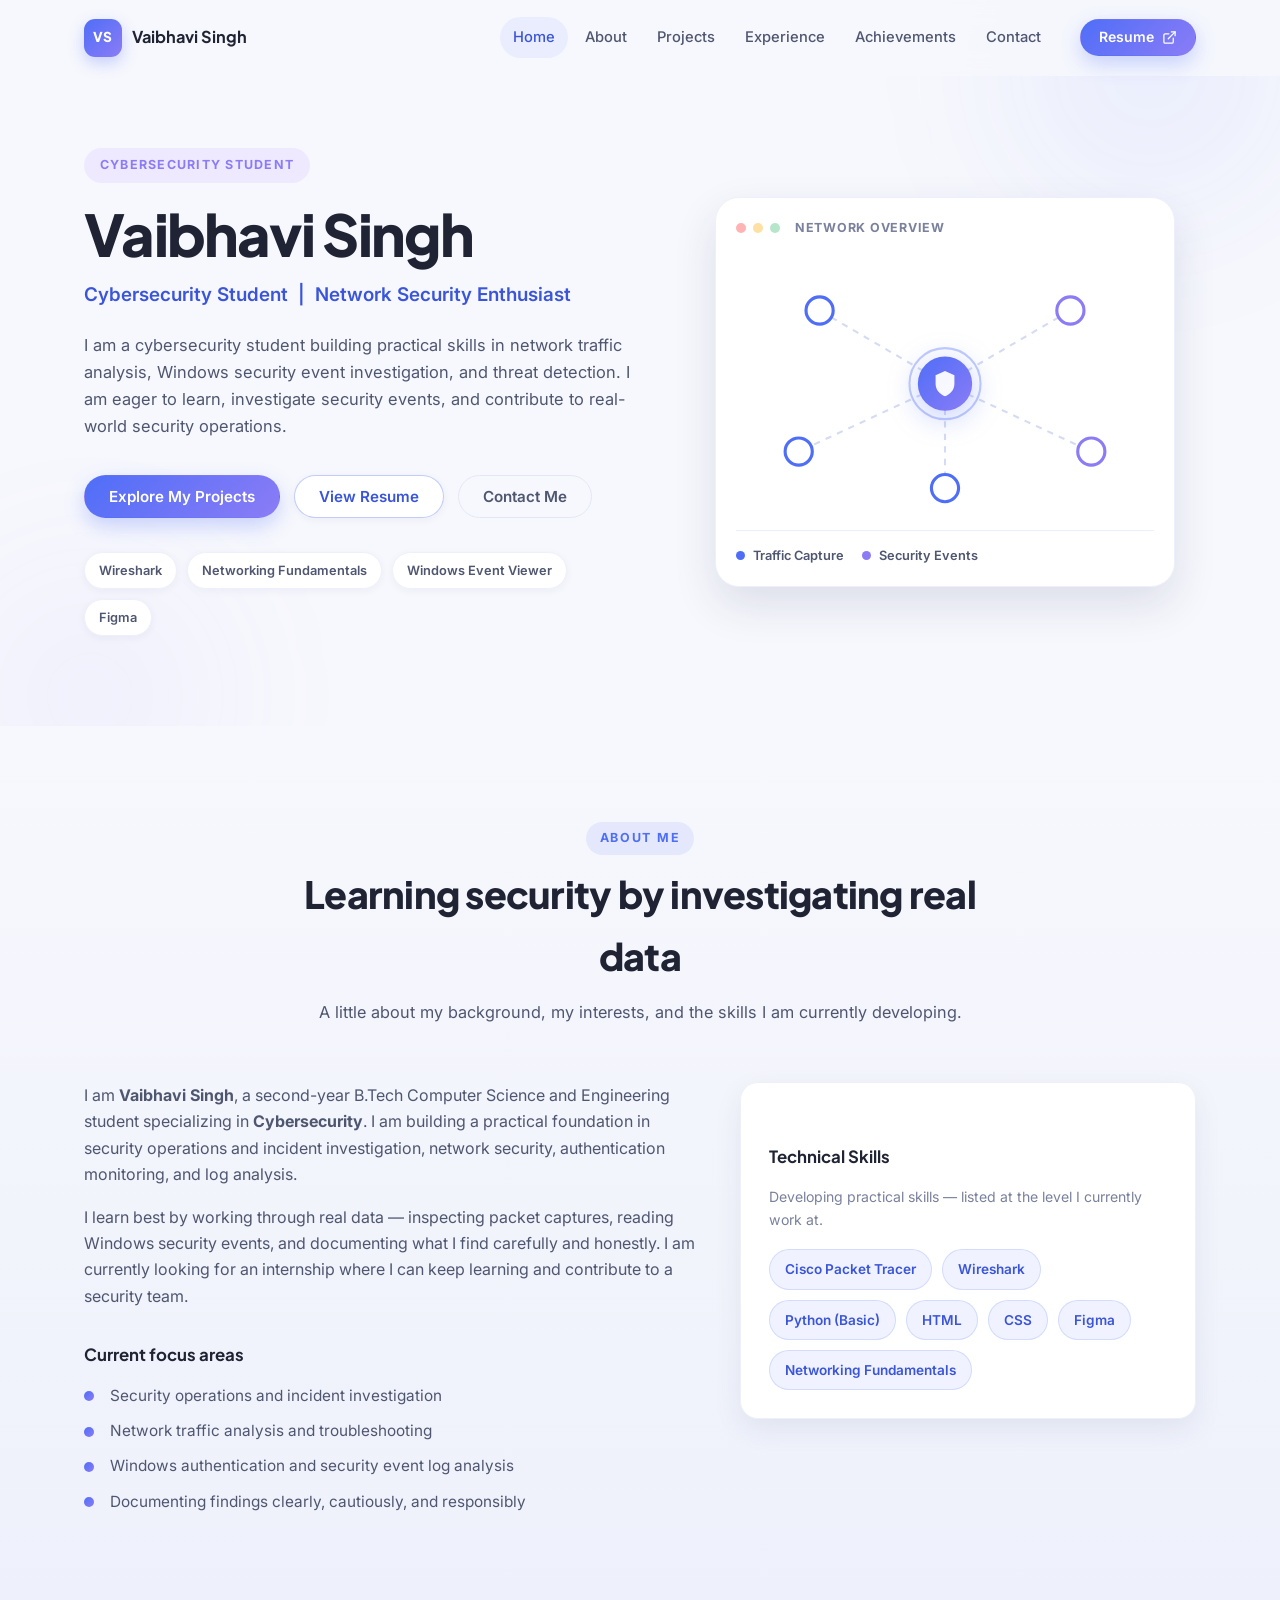
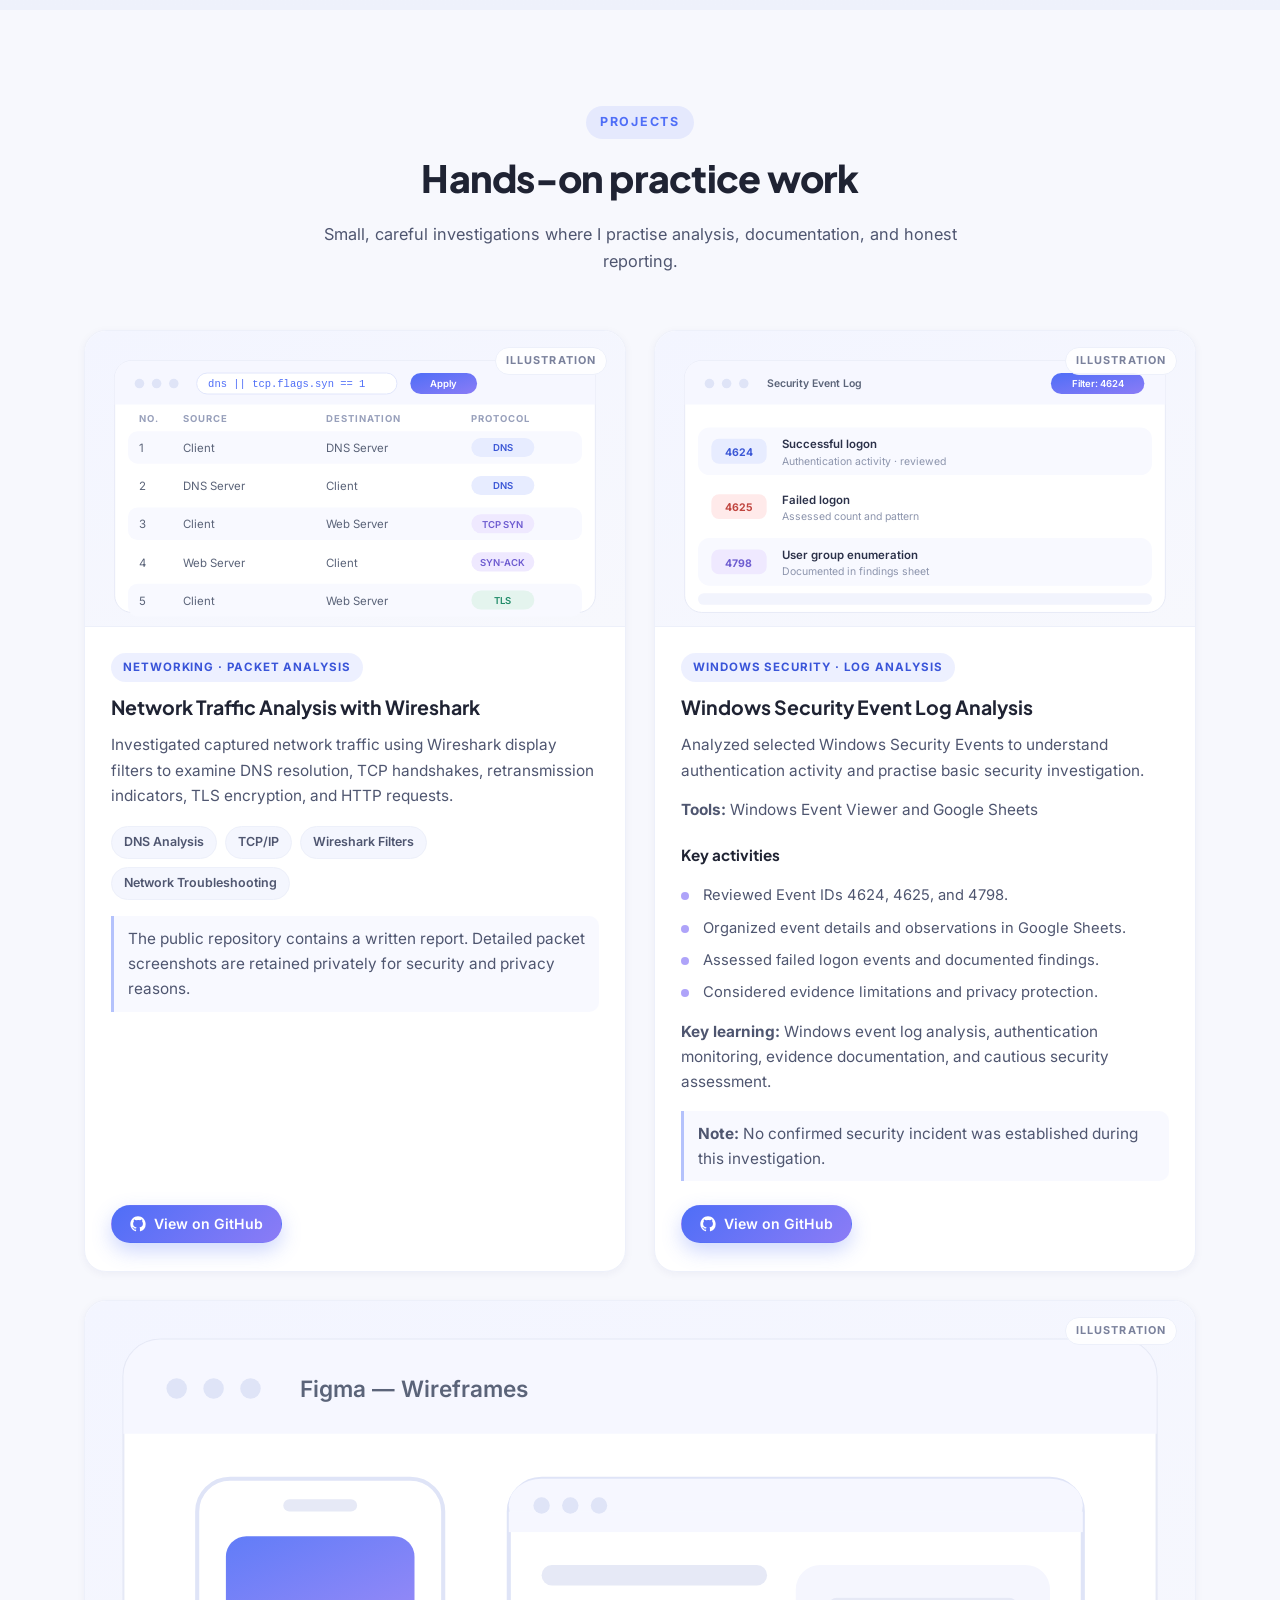
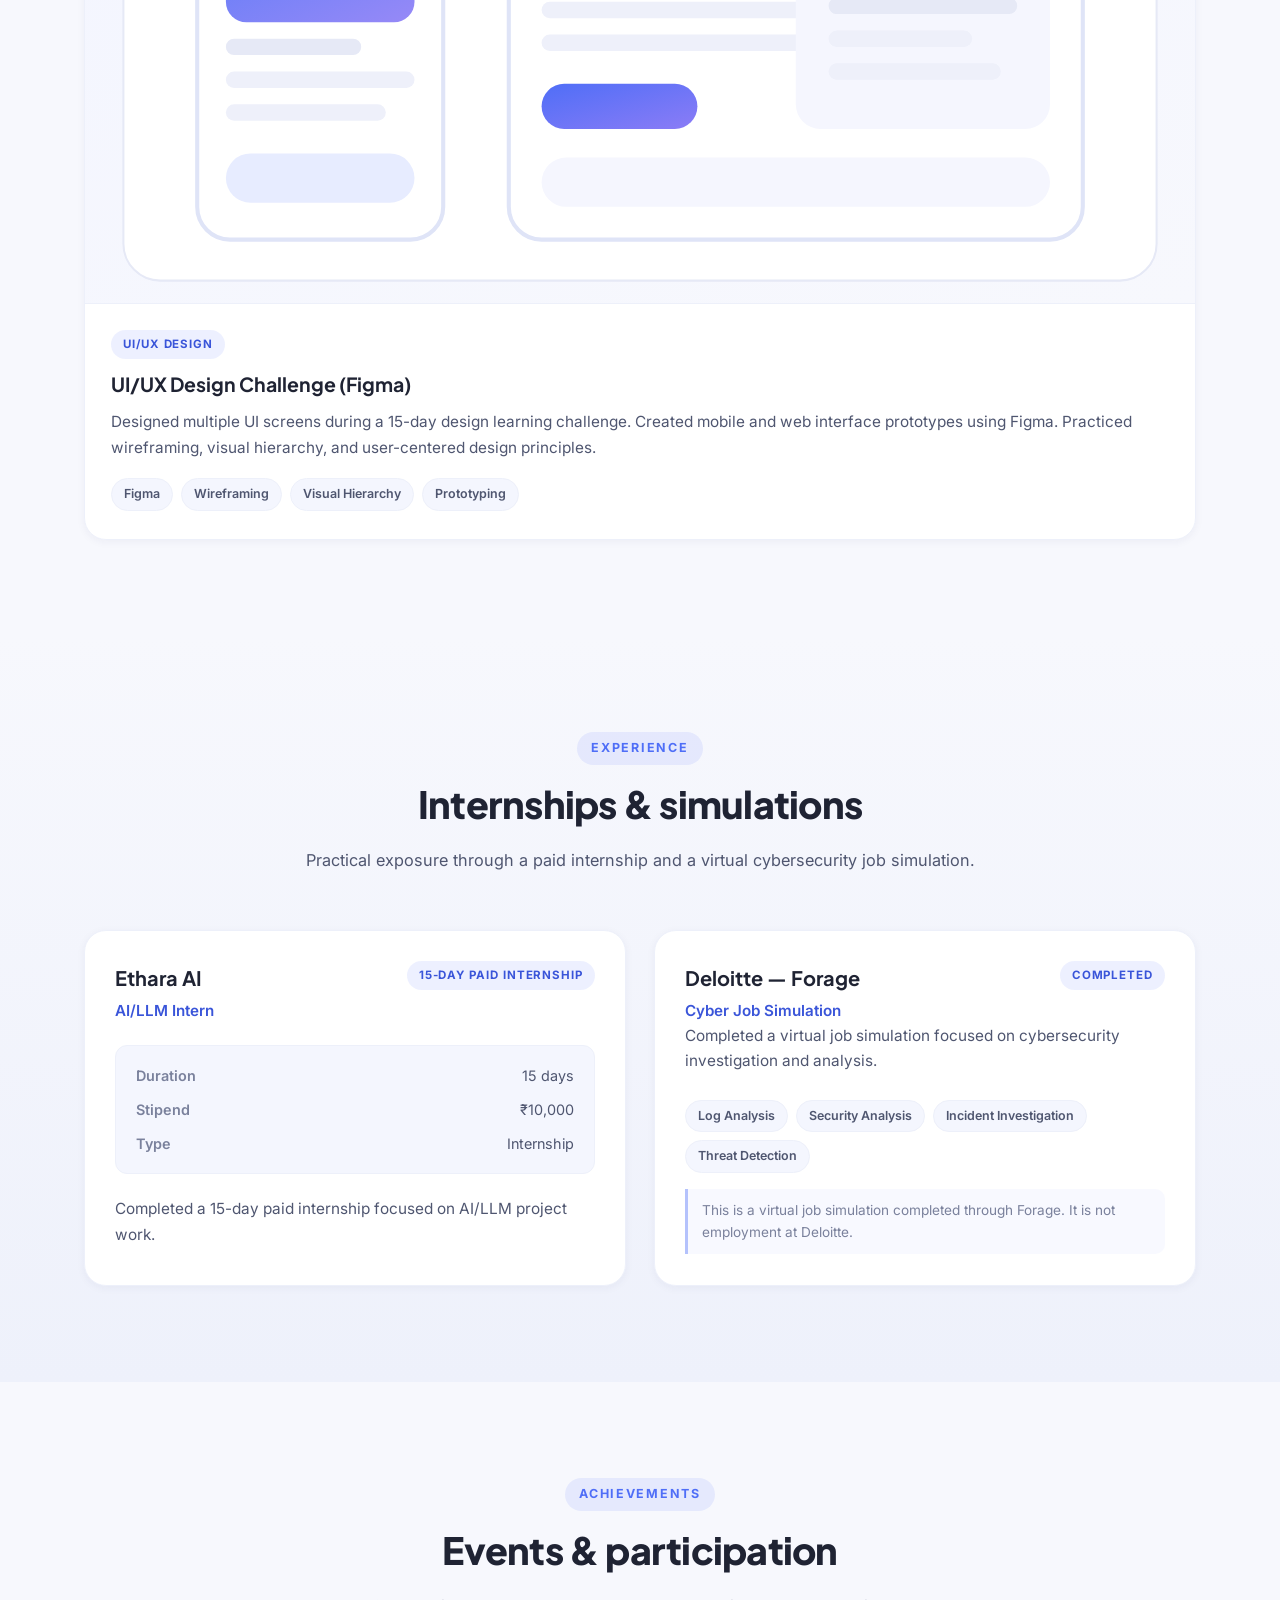
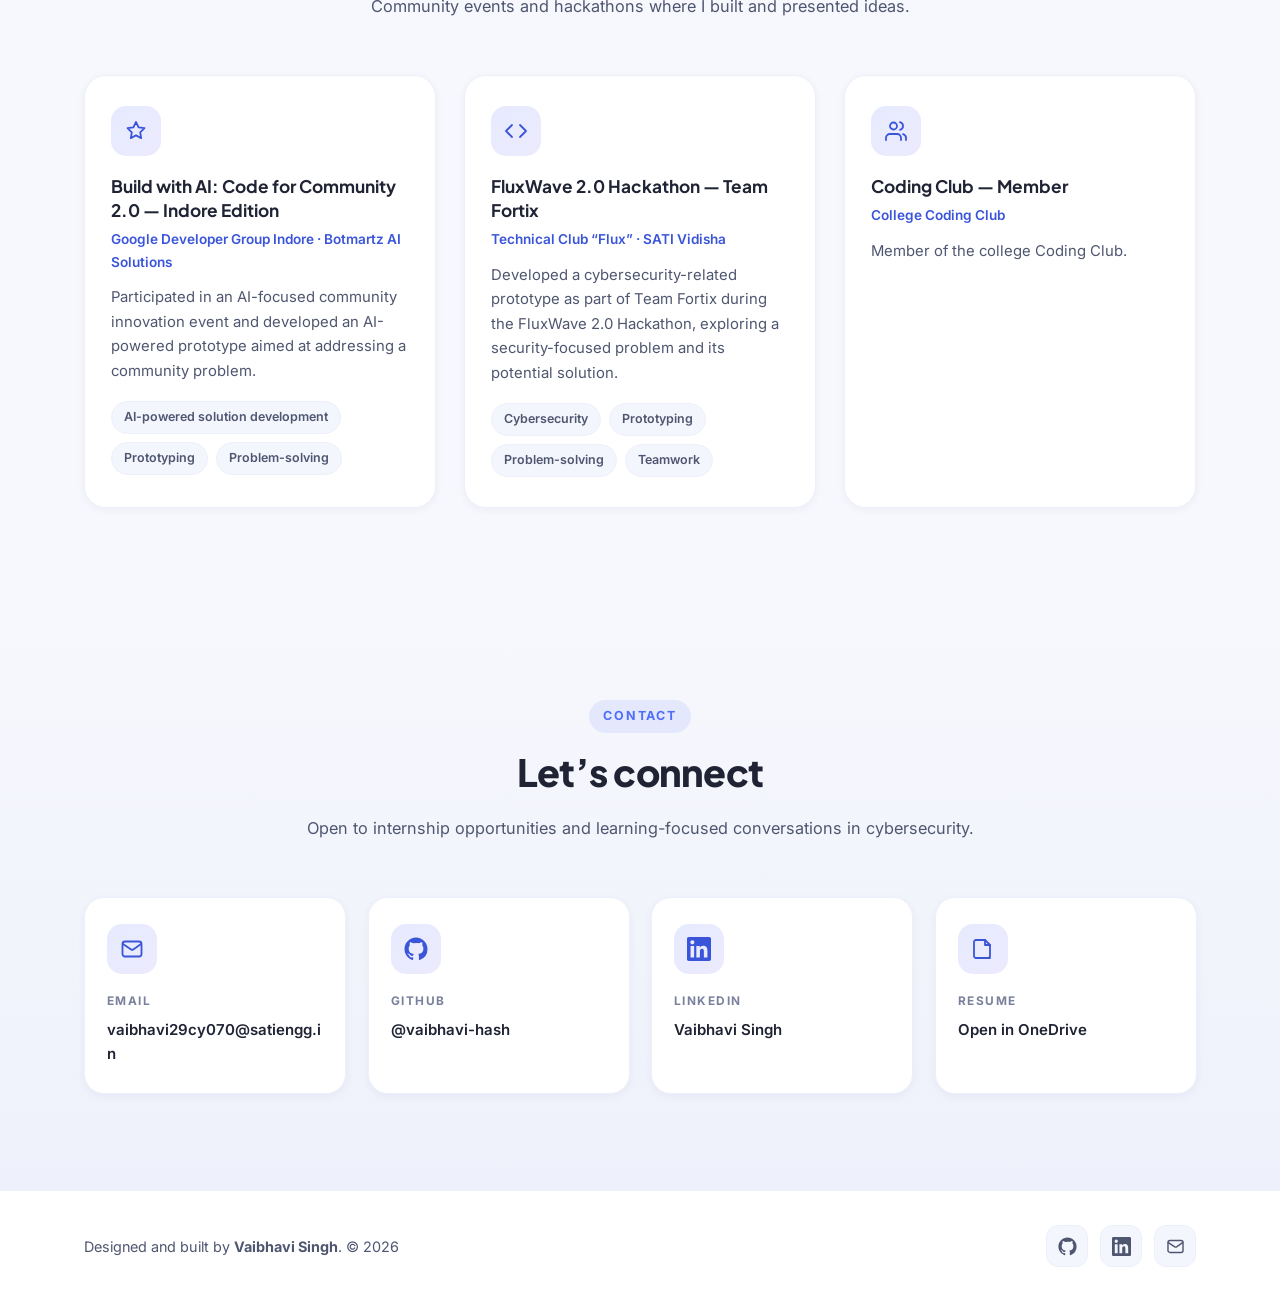
<file: p/index.html>
<!DOCTYPE html>
<html lang="en">
<head>
  <meta charset="UTF-8" />
  <meta name="viewport" content="width=device-width, initial-scale=1" />
  <meta name="theme-color" content="#f6f7fd" />
  <title>Vaibhavi Singh — Cybersecurity Student</title>
  <meta name="description" content="Portfolio of Vaibhavi Singh — a B.Tech Computer Science and Engineering student specializing in Cybersecurity, with hands-on projects in network traffic analysis and Windows security event log analysis." />

  <!-- Favicon (inline SVG, no extra file needed) -->
  <link rel="icon" href="data:image/svg+xml,%3Csvg xmlns='http://www.w3.org/2000/svg' viewBox='0 0 64 64'%3E%3Crect width='64' height='64' rx='14' fill='%234f6ef7'/%3E%3Ctext x='32' y='43' font-family='Arial,Helvetica,sans-serif' font-size='26' font-weight='bold' fill='%23ffffff' text-anchor='middle'%3EVS%3C/text%3E%3C/svg%3E" />

  <!-- Fonts -->
  <link rel="preconnect" href="https://fonts.googleapis.com" />
  <link rel="preconnect" href="https://fonts.gstatic.com" crossorigin />
  <link href="https://fonts.googleapis.com/css2?family=Inter:wght@400;500;600;700&family=Plus+Jakarta+Sans:wght@500;600;700;800&display=swap" rel="stylesheet" />

  <link rel="stylesheet" href="style.css" />

  <noscript>
    <style>
      .reveal { opacity: 1 !important; transform: none !important; }
    </style>
  </noscript>
</head>

<body>

  <!-- ===================== HEADER / NAVIGATION ===================== -->
  <header class="site-header" id="siteHeader">
    <div class="container nav-wrap">

      <a href="#home" class="brand" aria-label="Vaibhavi Singh — go to top">
        <span class="brand-mark" aria-hidden="true">VS</span>
        <span class="brand-text">Vaibhavi Singh</span>
      </a>

      <nav class="main-nav" id="mainNav" aria-label="Main navigation">
        <ul>
          <li><a class="nav-link" href="#home">Home</a></li>
          <li><a class="nav-link" href="#about">About</a></li>
          <li><a class="nav-link" href="#projects">Projects</a></li>
          <li><a class="nav-link" href="#experience">Experience</a></li>
          <li><a class="nav-link" href="#achievements">Achievements</a></li>
          <li><a class="nav-link" href="#contact">Contact</a></li>
        </ul>

        <!-- Resume (OneDrive link supplied by Vaibhavi) -->
        <a class="btn btn-primary btn-sm nav-resume"
           href="https://1drv.ms/w/c/cc70ee3a51e875f7/IQBj6D6vt7raTrXuEfyF3G0lAQry7XqDNRwe8vfajGxHhnA?e=4TvhSZ"
           target="_blank" rel="noopener noreferrer">
          Resume
          <svg viewBox="0 0 24 24" width="15" height="15" fill="none" stroke="currentColor" stroke-width="2" stroke-linecap="round" stroke-linejoin="round" aria-hidden="true">
            <path d="M18 13v6a2 2 0 0 1-2 2H5a2 2 0 0 1-2-2V8a2 2 0 0 1 2-2h6" />
            <path d="M15 3h6v6" /><path d="M10 14 21 3" />
          </svg>
        </a>
      </nav>

      <button class="nav-toggle" id="navToggle" type="button"
              aria-label="Open menu" aria-expanded="false" aria-controls="mainNav">
        <span></span><span></span><span></span>
      </button>

    </div>
  </header>

  <main>

    <!-- ===================== HERO ===================== -->
    <section id="home" class="hero">
      <div class="container hero-grid">

        <div class="hero-content reveal">
          <span class="pill">Cybersecurity Student</span>
          <h1>Vaibhavi Singh</h1>
          <p class="hero-role">Cybersecurity Student &nbsp;|&nbsp; Network Security Enthusiast</p>

          <p class="hero-intro">
            I am a cybersecurity student building practical skills in network traffic analysis,
            Windows security event investigation, and threat detection. I am eager to learn,
            investigate security events, and contribute to real-world security operations.
          </p>

          <div class="hero-actions">
            <a href="#projects" class="btn btn-primary">Explore My Projects</a>

            <a href="https://1drv.ms/w/c/cc70ee3a51e875f7/IQBj6D6vt7raTrXuEfyF3G0lAQry7XqDNRwe8vfajGxHhnA?e=4TvhSZ"
               class="btn btn-outline" target="_blank" rel="noopener noreferrer">
              View Resume
            </a>

            <a href="#contact" class="btn btn-ghost">Contact Me</a>
          </div>

          <ul class="hero-tags">
            <li>Wireshark</li>
            <li>Networking Fundamentals</li>
            <li>Windows Event Viewer</li>
            <li>Figma</li>
          </ul>
        </div>

        <!-- Decorative illustration -->
        <div class="hero-visual reveal d2" aria-hidden="true">
          <div class="visual-card">
            <div class="visual-head">
              <span class="dot"></span>
              <span class="dot"></span>
              <span class="dot"></span>
              <span class="visual-title">Network Overview</span>
            </div>

            <svg class="net-svg" viewBox="0 0 400 250" role="presentation" aria-hidden="true" focusable="false">
              <defs>
                <linearGradient id="heroCore" x1="0" y1="0" x2="1" y2="1">
                  <stop offset="0" stop-color="#4f6ef7" />
                  <stop offset="1" stop-color="#8b7cf6" />
                </linearGradient>
              </defs>

              <line class="net-line" x1="200" y1="125" x2="80" y2="55" />
              <line class="net-line" x1="200" y1="125" x2="320" y2="55" />
              <line class="net-line" x1="200" y1="125" x2="60" y2="190" />
              <line class="net-line" x1="200" y1="125" x2="340" y2="190" />
              <line class="net-line" x1="200" y1="125" x2="200" y2="225" />

              <circle class="pulse-ring" cx="200" cy="125" r="34" />
              <circle class="net-core" cx="200" cy="125" r="26" fill="url(#heroCore)" />
              <path d="M200 113l9 4v8c0 6-4 10-9 12-5-2-9-6-9-12v-8l9-4z" fill="#ffffff" opacity=".95" />

              <circle class="net-node" cx="80" cy="55" r="13" />
              <circle class="net-node violet" cx="320" cy="55" r="13" />
              <circle class="net-node" cx="60" cy="190" r="13" />
              <circle class="net-node violet" cx="340" cy="190" r="13" />
              <circle class="net-node" cx="200" cy="225" r="13" />
            </svg>

            <ul class="visual-legend">
              <li><span class="legend-dot blue"></span> Traffic Capture</li>
              <li><span class="legend-dot violet"></span> Security Events</li>
            </ul>
          </div>
        </div>

      </div>
    </section>

    <!-- ===================== ABOUT ===================== -->
    <section id="about" class="section section-alt">
      <div class="container">

        <div class="section-head reveal">
          <span class="eyebrow">About Me</span>
          <h2>Learning security by investigating real data</h2>
          <p>A little about my background, my interests, and the skills I am currently developing.</p>
        </div>

        <div class="about-grid">

          <div class="about-text reveal">
            <p>
              I am <strong>Vaibhavi Singh</strong>, a second-year B.Tech Computer Science and Engineering
              student specializing in <strong>Cybersecurity</strong>. I am building a practical foundation in
              security operations and incident investigation, network security, authentication monitoring,
              and log analysis.
            </p>
            <p>
              I learn best by working through real data — inspecting packet captures, reading Windows
              security events, and documenting what I find carefully and honestly. I am currently looking
              for an internship where I can keep learning and contribute to a security team.
            </p>

            <h3 class="mini-title">Current focus areas</h3>
            <ul class="focus-list">
              <li>Security operations and incident investigation</li>
              <li>Network traffic analysis and troubleshooting</li>
              <li>Windows authentication and security event log analysis</li>
              <li>Documenting findings clearly, cautiously, and responsibly</li>
            </ul>
          </div>

          <div class="panel reveal d2">
            <h3 class="mini-title">Technical Skills</h3>
            <p class="panel-note">Developing practical skills — listed at the level I currently work at.</p>

            <ul class="chips">
              <li class="chip">Cisco Packet Tracer</li>
              <li class="chip">Wireshark</li>
              <li class="chip">Python (Basic)</li>
              <li class="chip">HTML</li>
              <li class="chip">CSS</li>
              <li class="chip">Figma</li>
              <li class="chip">Networking Fundamentals</li>
            </ul>
          </div>

        </div>
      </div>
    </section>

    <!-- ===================== PROJECTS ===================== -->
    <section id="projects" class="section">
      <div class="container">

        <div class="section-head reveal">
          <span class="eyebrow">Projects</span>
          <h2>Hands-on practice work</h2>
          <p>Small, careful investigations where I practise analysis, documentation, and honest reporting.</p>
        </div>

        <div class="cards cards-2">

          <!-- ---------- Project 1 ---------- -->
          <article class="project-card reveal">
            <div class="project-media">
              <span class="media-badge">Illustration</span>

              <svg viewBox="0 0 520 280" role="img" aria-label="Illustration of a packet capture list with a display filter bar">
                <defs>
                  <linearGradient id="wsGrad" x1="0" y1="0" x2="1" y2="1">
                    <stop offset="0" stop-color="#4f6ef7" />
                    <stop offset="1" stop-color="#8b7cf6" />
                  </linearGradient>
                </defs>

                <rect x="8" y="8" width="504" height="264" rx="18" fill="#ffffff" stroke="#e6e9f6" />
                <path d="M8 26a18 18 0 0 1 18-18h468a18 18 0 0 1 18 18v28H8V26z" fill="#f6f7ff" />

                <circle cx="34" cy="32" r="5" fill="#dfe4f7" />
                <circle cx="52" cy="32" r="5" fill="#dfe4f7" />
                <circle cx="70" cy="32" r="5" fill="#dfe4f7" />

                <rect x="94" y="21" width="210" height="22" rx="11" fill="#ffffff" stroke="#e0e5fb" />
                <text x="106" y="36" font-family="monospace" font-size="11" fill="#4f6ef7">dns || tcp.flags.syn == 1</text>

                <rect x="318" y="21" width="70" height="22" rx="11" fill="url(#wsGrad)" />
                <text x="353" y="36" font-family="Inter, sans-serif" font-size="10" font-weight="600" fill="#ffffff" text-anchor="middle">Apply</text>

                <text x="34" y="72" font-family="Inter, sans-serif" font-size="10" font-weight="700" fill="#98a0bb" letter-spacing="1">NO.</text>
                <text x="80" y="72" font-family="Inter, sans-serif" font-size="10" font-weight="700" fill="#98a0bb" letter-spacing="1">SOURCE</text>
                <text x="230" y="72" font-family="Inter, sans-serif" font-size="10" font-weight="700" fill="#98a0bb" letter-spacing="1">DESTINATION</text>
                <text x="382" y="72" font-family="Inter, sans-serif" font-size="10" font-weight="700" fill="#98a0bb" letter-spacing="1">PROTOCOL</text>

                <g font-family="Inter, sans-serif" font-size="12" fill="#5b6479">
                  <rect x="22" y="82" width="476" height="34" rx="10" fill="#f8f9ff" />
                  <text x="34" y="104">1</text><text x="80" y="104">Client</text><text x="230" y="104">DNS Server</text>
                  <rect x="382" y="89" width="66" height="20" rx="10" fill="#e7ecff" />
                  <text x="415" y="103" font-size="10" font-weight="600" fill="#3b57d6" text-anchor="middle">DNS</text>

                  <rect x="22" y="122" width="476" height="34" rx="10" fill="#ffffff" />
                  <text x="34" y="144">2</text><text x="80" y="144">DNS Server</text><text x="230" y="144">Client</text>
                  <rect x="382" y="129" width="66" height="20" rx="10" fill="#e7ecff" />
                  <text x="415" y="143" font-size="10" font-weight="600" fill="#3b57d6" text-anchor="middle">DNS</text>

                  <rect x="22" y="162" width="476" height="34" rx="10" fill="#f8f9ff" />
                  <text x="34" y="184">3</text><text x="80" y="184">Client</text><text x="230" y="184">Web Server</text>
                  <rect x="382" y="169" width="66" height="20" rx="10" fill="#efe9ff" />
                  <text x="415" y="183" font-size="10" font-weight="600" fill="#6d5bd0" text-anchor="middle">TCP SYN</text>

                  <rect x="22" y="202" width="476" height="34" rx="10" fill="#ffffff" />
                  <text x="34" y="224">4</text><text x="80" y="224">Web Server</text><text x="230" y="224">Client</text>
                  <rect x="382" y="209" width="66" height="20" rx="10" fill="#efe9ff" />
                  <text x="415" y="223" font-size="10" font-weight="600" fill="#6d5bd0" text-anchor="middle">SYN-ACK</text>

                  <rect x="22" y="242" width="476" height="34" rx="10" fill="#f8f9ff" />
                  <text x="34" y="264">5</text><text x="80" y="264">Client</text><text x="230" y="264">Web Server</text>
                  <rect x="382" y="249" width="66" height="20" rx="10" fill="#e4f4ee" />
                  <text x="415" y="263" font-size="10" font-weight="600" fill="#1f8a68" text-anchor="middle">TLS</text>
                </g>
              </svg>
            </div>

            <div class="project-body">
              <span class="badge-soft">Networking · Packet Analysis</span>
              <h3>Network Traffic Analysis with Wireshark</h3>

              <p>
                Investigated captured network traffic using Wireshark display filters to examine DNS
                resolution, TCP handshakes, retransmission indicators, TLS encryption, and HTTP requests.
              </p>

              <ul class="tags">
                <li class="tag">DNS Analysis</li>
                <li class="tag">TCP/IP</li>
                <li class="tag">Wireshark Filters</li>
                <li class="tag">Network Troubleshooting</li>
              </ul>

              <p class="note">
                The public repository contains a written report. Detailed packet screenshots are
                retained privately for security and privacy reasons.
              </p>

              <div class="card-actions">
                <a class="btn btn-primary btn-sm"
                   href="https://github.com/vaibhavi-hash/wireshark-network-traffic-analysis"
                   target="_blank" rel="noopener noreferrer">
                  <svg viewBox="0 0 24 24" width="16" height="16" fill="currentColor" aria-hidden="true">
                    <path d="M12 .5C5.73.5.5 5.73.5 12c0 5.08 3.29 9.39 7.86 10.91.58.11.79-.25.79-.56 0-.28-.01-1.02-.02-2-3.2.7-3.88-1.54-3.88-1.54-.52-1.33-1.28-1.68-1.28-1.68-1.05-.72.08-.7.08-.7 1.16.08 1.77 1.19 1.77 1.19 1.03 1.77 2.7 1.26 3.36.96.1-.75.4-1.26.73-1.55-2.55-.29-5.24-1.28-5.24-5.69 0-1.26.45-2.29 1.19-3.1-.12-.29-.52-1.46.11-3.05 0 0 .97-.31 3.18 1.18a11.1 11.1 0 0 1 2.9-.39c.98 0 1.97.13 2.9.39 2.2-1.49 3.17-1.18 3.17-1.18.63 1.59.23 2.76.11 3.05.74.81 1.19 1.84 1.19 3.1 0 4.42-2.69 5.39-5.25 5.68.41.36.78 1.06.78 2.14 0 1.55-.01 2.8-.01 3.18 0 .31.21.68.8.56A11.51 11.51 0 0 0 23.5 12C23.5 5.73 18.27.5 12 .5z" />
                  </svg>
                  View on GitHub
                </a>
              </div>
            </div>
          </article>

          <!-- ---------- Project 2 ---------- -->
          <article class="project-card reveal d2">
            <div class="project-media">
              <span class="media-badge">Illustration</span>

              <svg viewBox="0 0 520 280" role="img" aria-label="Illustration of a Windows security event log list showing event IDs">
                <defs>
                  <linearGradient id="evGrad" x1="0" y1="0" x2="1" y2="1">
                    <stop offset="0" stop-color="#4f6ef7" />
                    <stop offset="1" stop-color="#8b7cf6" />
                  </linearGradient>
                </defs>

                <rect x="8" y="8" width="504" height="264" rx="18" fill="#ffffff" stroke="#e6e9f6" />
                <path d="M8 26a18 18 0 0 1 18-18h468a18 18 0 0 1 18 18v28H8V26z" fill="#f6f7ff" />

                <circle cx="34" cy="32" r="5" fill="#dfe4f7" />
                <circle cx="52" cy="32" r="5" fill="#dfe4f7" />
                <circle cx="70" cy="32" r="5" fill="#dfe4f7" />

                <text x="94" y="36" font-family="Inter, sans-serif" font-size="11" font-weight="600" fill="#5b6479">Security Event Log</text>
                <rect x="392" y="21" width="98" height="22" rx="11" fill="url(#evGrad)" />
                <text x="441" y="36" font-family="Inter, sans-serif" font-size="10" font-weight="600" fill="#ffffff" text-anchor="middle">Filter: 4624</text>

                <g font-family="Inter, sans-serif" font-size="12" fill="#5b6479">

                  <rect x="22" y="78" width="476" height="50" rx="12" fill="#f8f9ff" />
                  <rect x="36" y="90" width="58" height="26" rx="8" fill="#e7ecff" />
                  <text x="65" y="108" font-size="11" font-weight="700" fill="#3b57d6" text-anchor="middle">4624</text>
                  <text x="110" y="100" font-size="12" font-weight="600" fill="#2b3149">Successful logon</text>
                  <text x="110" y="117" font-size="11" fill="#8d95ad">Authentication activity · reviewed</text>

                  <rect x="22" y="136" width="476" height="50" rx="12" fill="#ffffff" />
                  <rect x="36" y="148" width="58" height="26" rx="8" fill="#ffeaea" />
                  <text x="65" y="166" font-size="11" font-weight="700" fill="#c0453f" text-anchor="middle">4625</text>
                  <text x="110" y="158" font-size="12" font-weight="600" fill="#2b3149">Failed logon</text>
                  <text x="110" y="175" font-size="11" fill="#8d95ad">Assessed count and pattern</text>

                  <rect x="22" y="194" width="476" height="50" rx="12" fill="#f8f9ff" />
                  <rect x="36" y="206" width="58" height="26" rx="8" fill="#efe9ff" />
                  <text x="65" y="224" font-size="11" font-weight="700" fill="#6d5bd0" text-anchor="middle">4798</text>
                  <text x="110" y="216" font-size="12" font-weight="600" fill="#2b3149">User group enumeration</text>
                  <text x="110" y="233" font-size="11" fill="#8d95ad">Documented in findings sheet</text>

                  <rect x="22" y="252" width="476" height="12" rx="6" fill="#f2f4fd" />
                </g>
              </svg>
            </div>

            <div class="project-body">
              <span class="badge-soft">Windows Security · Log Analysis</span>
              <h3>Windows Security Event Log Analysis</h3>

              <p>
                Analyzed selected Windows Security Events to understand authentication activity and
                practise basic security investigation.
              </p>

              <p class="tools-line"><strong>Tools:</strong> Windows Event Viewer and Google Sheets</p>

              <h4 class="mini-title sm">Key activities</h4>
              <ul class="mini-list">
                <li>Reviewed Event IDs 4624, 4625, and 4798.</li>
                <li>Organized event details and observations in Google Sheets.</li>
                <li>Assessed failed logon events and documented findings.</li>
                <li>Considered evidence limitations and privacy protection.</li>
              </ul>

              <p class="tools-line">
                <strong>Key learning:</strong> Windows event log analysis, authentication monitoring,
                evidence documentation, and cautious security assessment.
              </p>

              <p class="note">
                <strong>Note:</strong> No confirmed security incident was established during this investigation.
              </p>

              <div class="card-actions">
                <a class="btn btn-primary btn-sm"
                   href="https://github.com/vaibhavi-hash/windows-security-log-analysis"
                   target="_blank" rel="noopener noreferrer">
                  <svg viewBox="0 0 24 24" width="16" height="16" fill="currentColor" aria-hidden="true">
                    <path d="M12 .5C5.73.5.5 5.73.5 12c0 5.08 3.29 9.39 7.86 10.91.58.11.79-.25.79-.56 0-.28-.01-1.02-.02-2-3.2.7-3.88-1.54-3.88-1.54-.52-1.33-1.28-1.68-1.28-1.68-1.05-.72.08-.7.08-.7 1.16.08 1.77 1.19 1.77 1.19 1.03 1.77 2.7 1.26 3.36.96.1-.75.4-1.26.73-1.55-2.55-.29-5.24-1.28-5.24-5.69 0-1.26.45-2.29 1.19-3.1-.12-.29-.52-1.46.11-3.05 0 0 .97-.31 3.18 1.18a11.1 11.1 0 0 1 2.9-.39c.98 0 1.97.13 2.9.39 2.2-1.49 3.17-1.18 3.17-1.18.63 1.59.23 2.76.11 3.05.74.81 1.19 1.84 1.19 3.1 0 4.42-2.69 5.39-5.25 5.68.41.36.78 1.06.78 2.14 0 1.55-.01 2.8-.01 3.18 0 .31.21.68.8.56A11.51 11.51 0 0 0 23.5 12C23.5 5.73 18.27.5 12 .5z" />
                  </svg>
                  View on GitHub
                </a>
              </div>
            </div>
          </article>

        </div>

        <div class="cards cards-2 single-row">
          <!-- ---------- Project 3 (no project link available) ---------- -->
          <article class="project-card reveal">
            <div class="project-media">
              <span class="media-badge">Illustration</span>

              <svg viewBox="0 0 520 280" role="img" aria-label="Illustration of mobile and web interface wireframes">
                <defs>
                  <linearGradient id="figGrad" x1="0" y1="0" x2="1" y2="1">
                    <stop offset="0" stop-color="#4f6ef7" />
                    <stop offset="1" stop-color="#8b7cf6" />
                  </linearGradient>
                </defs>

                <rect x="8" y="8" width="504" height="264" rx="18" fill="#ffffff" stroke="#e6e9f6" />
                <path d="M8 26a18 18 0 0 1 18-18h468a18 18 0 0 1 18 18v28H8V26z" fill="#f6f7ff" />

                <circle cx="34" cy="32" r="5" fill="#dfe4f7" />
                <circle cx="52" cy="32" r="5" fill="#dfe4f7" />
                <circle cx="70" cy="32" r="5" fill="#dfe4f7" />
                <text x="94" y="36" font-family="Inter, sans-serif" font-size="11" font-weight="600" fill="#5b6479">Figma — Wireframes</text>

                <!-- mobile frame -->
                <rect x="44" y="76" width="120" height="176" rx="16" fill="#ffffff" stroke="#dfe4f7" stroke-width="2" />
                <rect x="86" y="86" width="36" height="6" rx="3" fill="#e6e9f6" />
                <rect x="58" y="104" width="92" height="42" rx="10" fill="url(#figGrad)" opacity=".9" />
                <rect x="58" y="154" width="66" height="8" rx="4" fill="#e6e9f6" />
                <rect x="58" y="170" width="92" height="8" rx="4" fill="#eef0fa" />
                <rect x="58" y="186" width="78" height="8" rx="4" fill="#eef0fa" />
                <rect x="58" y="210" width="92" height="24" rx="12" fill="#e7ecff" />

                <!-- web frame -->
                <rect x="196" y="76" width="280" height="176" rx="16" fill="#ffffff" stroke="#dfe4f7" stroke-width="2" />
                <rect x="196" y="76" width="280" height="26" rx="16" fill="#f6f7ff" />
                <rect x="196" y="92" width="280" height="10" fill="#f6f7ff" />
                <circle cx="212" cy="89" r="4" fill="#dfe4f7" />
                <circle cx="226" cy="89" r="4" fill="#dfe4f7" />
                <circle cx="240" cy="89" r="4" fill="#dfe4f7" />

                <rect x="212" y="118" width="110" height="10" rx="5" fill="#e6e9f6" />
                <rect x="212" y="136" width="160" height="8" rx="4" fill="#eef0fa" />
                <rect x="212" y="152" width="130" height="8" rx="4" fill="#eef0fa" />
                <rect x="212" y="176" width="76" height="22" rx="11" fill="url(#figGrad)" />

                <rect x="336" y="118" width="124" height="80" rx="12" fill="#f5f6fe" />
                <rect x="352" y="134" width="92" height="8" rx="4" fill="#e6e9f6" />
                <rect x="352" y="150" width="70" height="8" rx="4" fill="#eef0fa" />
                <rect x="352" y="166" width="84" height="8" rx="4" fill="#eef0fa" />

                <rect x="212" y="212" width="248" height="24" rx="12" fill="#f5f6fe" />
              </svg>
            </div>

            <div class="project-body">
              <span class="badge-soft">UI/UX Design</span>
              <h3>UI/UX Design Challenge (Figma)</h3>

              <p>
                Designed multiple UI screens during a 15-day design learning challenge. Created mobile
                and web interface prototypes using Figma. Practiced wireframing, visual hierarchy, and
                user-centered design principles.
              </p>

              <ul class="tags">
                <li class="tag">Figma</li>
                <li class="tag">Wireframing</li>
                <li class="tag">Visual Hierarchy</li>
                <li class="tag">Prototyping</li>
              </ul>
            </div>
          </article>
        </div>

      </div>
    </section>

    <!-- ===================== EXPERIENCE ===================== -->
    <section id="experience" class="section section-alt">
      <div class="container">

        <div class="section-head reveal">
          <span class="eyebrow">Experience</span>
          <h2>Internships &amp; simulations</h2>
          <p>Practical exposure through a paid internship and a virtual cybersecurity job simulation.</p>
        </div>

        <div class="cards cards-2">

          <!-- Experience 1 -->
          <article class="exp-card reveal">
            <div class="exp-top">
              <div>
                <h3 class="exp-org">Ethara AI</h3>
                <p class="exp-role">AI/LLM Intern</p>
              </div>
              <span class="badge-soft">15-Day Paid Internship</span>
            </div>

            <ul class="meta-list">
              <li><span class="meta-label">Duration</span><span>15 days</span></li>
              <li><span class="meta-label">Stipend</span><span>₹10,000</span></li>
              <li><span class="meta-label">Type</span><span>Internship</span></li>
            </ul>

            <!-- Add genuine responsibilities / deliverables here if you have them. -->
            <p class="exp-desc">
              Completed a 15-day paid internship focused on AI/LLM project work.
            </p>

            <!-- Certificate URL not provided yet — button intentionally hidden.
                 When you have the link, uncomment and add the real URL:
            <div class="card-actions">
              <a class="btn btn-outline btn-sm" href="YOUR_CERTIFICATE_URL" target="_blank" rel="noopener noreferrer">
                View Internship Certificate
              </a>
            </div>
            -->
          </article>

          <!-- Experience 2 -->
          <article class="exp-card reveal d2">
            <div class="exp-top">
              <div>
                <h3 class="exp-org">Deloitte — Forage</h3>
                <p class="exp-role">Cyber Job Simulation</p>
              </div>
              <span class="badge-soft">Completed</span>
            </div>

            <p class="exp-desc">
              Completed a virtual job simulation focused on cybersecurity investigation and analysis.
            </p>

            <ul class="tags">
              <li class="tag">Log Analysis</li>
              <li class="tag">Security Analysis</li>
              <li class="tag">Incident Investigation</li>
              <li class="tag">Threat Detection</li>
            </ul>

            <p class="note">
              This is a virtual job simulation completed through Forage. It is not employment at Deloitte.
            </p>

            <!-- Certificate URL not provided yet — button intentionally hidden.
                 When you have the link, uncomment and add the real URL:
            <div class="card-actions">
              <a class="btn btn-outline btn-sm" href="YOUR_CERTIFICATE_URL" target="_blank" rel="noopener noreferrer">
                View Certificate
              </a>
            </div>
            -->
          </article>

        </div>
      </div>
    </section>

    <!-- ===================== ACHIEVEMENTS ===================== -->
    <section id="achievements" class="section">
      <div class="container">

        <div class="section-head reveal">
          <span class="eyebrow">Achievements</span>
          <h2>Events &amp; participation</h2>
          <p>Community events and hackathons where I built and presented ideas.</p>
        </div>

        <div class="cards cards-3">

          <!-- Achievement 1 -->
          <article class="ach-card reveal">
            <span class="icon-circle" aria-hidden="true">
              <svg viewBox="0 0 24 24" fill="none" stroke="currentColor" stroke-width="1.8" stroke-linecap="round" stroke-linejoin="round">
                <path d="M12 3l2.6 5.3 5.9.9-4.3 4.1 1 5.8-5.2-2.7-5.2 2.7 1-5.8-4.3-4.1 5.9-.9z" />
              </svg>
            </span>

            <h3>Build with AI: Code for Community 2.0 — Indore Edition</h3>
            <p class="ach-org">Google Developer Group Indore · Botmartz AI Solutions</p>

            <p class="ach-desc">
              Participated in an AI-focused community innovation event and developed an AI-powered
              prototype aimed at addressing a community problem.
            </p>

            <ul class="tags">
              <li class="tag">AI-powered solution development</li>
              <li class="tag">Prototyping</li>
              <li class="tag">Problem-solving</li>
            </ul>
          </article>

          <!-- Achievement 2 -->
          <article class="ach-card reveal d2">
            <span class="icon-circle" aria-hidden="true">
              <svg viewBox="0 0 24 24" fill="none" stroke="currentColor" stroke-width="1.8" stroke-linecap="round" stroke-linejoin="round">
                <path d="M8 6 2 12l6 6" /><path d="M16 6l6 6-6 6" />
              </svg>
            </span>

            <h3>FluxWave 2.0 Hackathon — Team Fortix</h3>
            <p class="ach-org">Technical Club “Flux” · SATI Vidisha</p>

            <p class="ach-desc">
              Developed a cybersecurity-related prototype as part of Team Fortix during the FluxWave 2.0
              Hackathon, exploring a security-focused problem and its potential solution.
            </p>

            <ul class="tags">
              <li class="tag">Cybersecurity</li>
              <li class="tag">Prototyping</li>
              <li class="tag">Problem-solving</li>
              <li class="tag">Teamwork</li>
            </ul>
          </article>

          <!-- Achievement 3 -->
          <article class="ach-card reveal d3">
            <span class="icon-circle" aria-hidden="true">
              <svg viewBox="0 0 24 24" fill="none" stroke="currentColor" stroke-width="1.8" stroke-linecap="round" stroke-linejoin="round">
                <path d="M17 21v-2a4 4 0 0 0-4-4H6a4 4 0 0 0-4 4v2" />
                <circle cx="9.5" cy="7" r="3.5" />
                <path d="M22 21v-2a4 4 0 0 0-3-3.87" />
                <path d="M16 3.13a4 4 0 0 1 0 7.75" />
              </svg>
            </span>

            <h3>Coding Club — Member</h3>
            <p class="ach-org">College Coding Club</p>

            <p class="ach-desc">
              Member of the college Coding Club.
            </p>
          </article>

        </div>
      </div>
    </section>

    <!-- ===================== CONTACT ===================== -->
    <section id="contact" class="section section-alt">
      <div class="container">

        <div class="section-head reveal">
          <span class="eyebrow">Contact</span>
          <h2>Let’s connect</h2>
          <p>Open to internship opportunities and learning-focused conversations in cybersecurity.</p>
        </div>

        <div class="contact-grid">

          <a class="contact-card reveal" href="mailto:vaibhavi29cy070@satiengg.in">
            <span class="icon-circle" aria-hidden="true">
              <svg viewBox="0 0 24 24" fill="none" stroke="currentColor" stroke-width="1.8" stroke-linecap="round" stroke-linejoin="round">
                <rect x="2.5" y="4.5" width="19" height="15" rx="2.5" />
                <path d="m3 7 8.1 5.4a2 2 0 0 0 2.2 0L21 7" />
              </svg>
            </span>
            <span class="contact-label">Email</span>
            <span class="contact-value">vaibhavi29cy070@satiengg.in</span>
          </a>

          <a class="contact-card reveal d1" href="https://github.com/vaibhavi-hash"
             target="_blank" rel="noopener noreferrer">
            <span class="icon-circle" aria-hidden="true">
              <svg viewBox="0 0 24 24" fill="currentColor">
                <path d="M12 .5C5.73.5.5 5.73.5 12c0 5.08 3.29 9.39 7.86 10.91.58.11.79-.25.79-.56 0-.28-.01-1.02-.02-2-3.2.7-3.88-1.54-3.88-1.54-.52-1.33-1.28-1.68-1.28-1.68-1.05-.72.08-.7.08-.7 1.16.08 1.77 1.19 1.77 1.19 1.03 1.77 2.7 1.26 3.36.96.1-.75.4-1.26.73-1.55-2.55-.29-5.24-1.28-5.24-5.69 0-1.26.45-2.29 1.19-3.1-.12-.29-.52-1.46.11-3.05 0 0 .97-.31 3.18 1.18a11.1 11.1 0 0 1 2.9-.39c.98 0 1.97.13 2.9.39 2.2-1.49 3.17-1.18 3.17-1.18.63 1.59.23 2.76.11 3.05.74.81 1.19 1.84 1.19 3.1 0 4.42-2.69 5.39-5.25 5.68.41.36.78 1.06.78 2.14 0 1.55-.01 2.8-.01 3.18 0 .31.21.68.8.56A11.51 11.51 0 0 0 23.5 12C23.5 5.73 18.27.5 12 .5z" />
              </svg>
            </span>
            <span class="contact-label">GitHub</span>
            <span class="contact-value">@vaibhavi-hash</span>
          </a>

          <a class="contact-card reveal d2" href="https://www.linkedin.com/in/vaibhavi-singh-4aa031274/"
             target="_blank" rel="noopener noreferrer">
            <span class="icon-circle" aria-hidden="true">
              <svg viewBox="0 0 24 24" fill="currentColor">
                <path d="M20.45 20.45h-3.56v-5.57c0-1.33-.02-3.04-1.85-3.04-1.85 0-2.14 1.45-2.14 2.94v5.67H9.35V9h3.41v1.56h.05c.48-.9 1.64-1.85 3.37-1.85 3.6 0 4.27 2.37 4.27 5.46v6.28zM5.34 7.43a2.06 2.06 0 1 1 0-4.13 2.06 2.06 0 0 1 0 4.13zM7.12 20.45H3.55V9h3.57v11.45zM22.22 0H1.77C.79 0 0 .77 0 1.72v20.56C0 23.23.79 24 1.77 24h20.45c.98 0 1.78-.77 1.78-1.72V1.72C24 .77 23.2 0 22.22 0z" />
              </svg>
            </span>
            <span class="contact-label">LinkedIn</span>
            <span class="contact-value">Vaibhavi Singh</span>
          </a>

          <a class="contact-card reveal d3"
             href="https://1drv.ms/w/c/cc70ee3a51e875f7/IQBj6D6vt7raTrXuEfyF3G0lAQry7XqDNRwe8vfajGxHhnA?e=4TvhSZ"
             target="_blank" rel="noopener noreferrer">
            <span class="icon-circle" aria-hidden="true">
              <svg viewBox="0 0 24 24" fill="none" stroke="currentColor" stroke-width="1.8" stroke-linecap="round" stroke-linejoin="round">
                <path d="M14 3v5h5" />
                <path d="M19 21H5a2 2 0 0 1-2-2V5a2 2 0 0 1 2-2h9l5 5v11a2 2 0 0 1-2 2z" />
              </svg>
            </span>
            <span class="contact-label">Resume</span>
            <span class="contact-value">Open in OneDrive</span>
          </a>

        </div>
      </div>
    </section>

  </main>

  <!-- ===================== FOOTER ===================== -->
  <footer class="site-footer">
    <div class="container footer-wrap">

      <p class="footer-text">
        Designed and built by <strong>Vaibhavi Singh</strong>. &copy; <span id="year">2025</span>
      </p>

      <ul class="socials">
        <li>
          <a class="social-link" href="https://github.com/vaibhavi-hash"
             target="_blank" rel="noopener noreferrer" aria-label="GitHub profile">
            <svg viewBox="0 0 24 24" fill="currentColor" aria-hidden="true">
              <path d="M12 .5C5.73.5.5 5.73.5 12c0 5.08 3.29 9.39 7.86 10.91.58.11.79-.25.79-.56 0-.28-.01-1.02-.02-2-3.2.7-3.88-1.54-3.88-1.54-.52-1.33-1.28-1.68-1.28-1.68-1.05-.72.08-.7.08-.7 1.16.08 1.77 1.19 1.77 1.19 1.03 1.77 2.7 1.26 3.36.96.1-.75.4-1.26.73-1.55-2.55-.29-5.24-1.28-5.24-5.69 0-1.26.45-2.29 1.19-3.1-.12-.29-.52-1.46.11-3.05 0 0 .97-.31 3.18 1.18a11.1 11.1 0 0 1 2.9-.39c.98 0 1.97.13 2.9.39 2.2-1.49 3.17-1.18 3.17-1.18.63 1.59.23 2.76.11 3.05.74.81 1.19 1.84 1.19 3.1 0 4.42-2.69 5.39-5.25 5.68.41.36.78 1.06.78 2.14 0 1.55-.01 2.8-.01 3.18 0 .31.21.68.8.56A11.51 11.51 0 0 0 23.5 12C23.5 5.73 18.27.5 12 .5z" />
            </svg>
          </a>
        </li>
        <li>
          <a class="social-link" href="https://www.linkedin.com/in/vaibhavi-singh-4aa031274/"
             target="_blank" rel="noopener noreferrer" aria-label="LinkedIn profile">
            <svg viewBox="0 0 24 24" fill="currentColor" aria-hidden="true">
              <path d="M20.45 20.45h-3.56v-5.57c0-1.33-.02-3.04-1.85-3.04-1.85 0-2.14 1.45-2.14 2.94v5.67H9.35V9h3.41v1.56h.05c.48-.9 1.64-1.85 3.37-1.85 3.6 0 4.27 2.37 4.27 5.46v6.28zM5.34 7.43a2.06 2.06 0 1 1 0-4.13 2.06 2.06 0 0 1 0 4.13zM7.12 20.45H3.55V9h3.57v11.45zM22.22 0H1.77C.79 0 0 .77 0 1.72v20.56C0 23.23.79 24 1.77 24h20.45c.98 0 1.78-.77 1.78-1.72V1.72C24 .77 23.2 0 22.22 0z" />
            </svg>
          </a>
        </li>
        <li>
          <a class="social-link" href="mailto:vaibhavi29cy070@satiengg.in" aria-label="Send an email">
            <svg viewBox="0 0 24 24" fill="none" stroke="currentColor" stroke-width="1.8" stroke-linecap="round" stroke-linejoin="round" aria-hidden="true">
              <rect x="2.5" y="4.5" width="19" height="15" rx="2.5" />
              <path d="m3 7 8.1 5.4a2 2 0 0 0 2.2 0L21 7" />
            </svg>
          </a>
        </li>
      </ul>

    </div>
  </footer>

  <!-- Back to top -->
  <button class="to-top" id="toTop" type="button" aria-label="Back to top">
    <svg viewBox="0 0 24 24" fill="none" stroke="currentColor" stroke-width="2" stroke-linecap="round" stroke-linejoin="round" aria-hidden="true">
      <path d="M12 19V5" /><path d="m5 12 7-7 7 7" />
    </svg>
  </button>

  <script src="script.js"></script>
</body>
</html>
</file>
<file: style.css>
/* ============================================================
   Vaibhavi Singh — Portfolio
   style.css  |  Light, responsive, professional
   ============================================================ */

/* ---------- 1. Design tokens ---------- */
:root {
  --bg: #f7f8fd;
  --bg-alt: #eef1fb;
  --surface: #ffffff;
  --surface-soft: #f4f6fe;

  --text: #1f2333;
  --text-soft: #4f5670;
  --text-muted: #7a819c;

  --primary: #4f6ef7;
  --primary-dark: #3a55d9;
  --violet: #8b7cf6;
  --violet-soft: #efe9ff;

  --border: #e3e7f5;
  --border-soft: #edf0fa;

  --shadow-sm: 0 2px 8px rgba(35, 45, 90, 0.05);
  --shadow-md: 0 10px 28px rgba(35, 45, 90, 0.08);
  --shadow-lg: 0 18px 44px rgba(35, 45, 90, 0.12);

  --radius: 18px;
  --radius-sm: 12px;
  --radius-pill: 999px;

  --font-sans: "Inter", system-ui, -apple-system, "Segoe UI", Roboto, sans-serif;
  --font-display: "Plus Jakarta Sans", "Inter", system-ui, sans-serif;

  --container: 1160px;
  --header-h: 76px;

  --ease: cubic-bezier(0.22, 0.61, 0.36, 1);
}

/* ---------- 2. Reset & base ---------- */
*,
*::before,
*::after {
  box-sizing: border-box;
}

html {
  scroll-behavior: smooth;
  scroll-padding-top: calc(var(--header-h) + 14px);
  -webkit-text-size-adjust: 100%;
}

body {
  margin: 0;
  font-family: var(--font-sans);
  font-size: 16px;
  line-height: 1.65;
  color: var(--text);
  background: var(--bg);
  -webkit-font-smoothing: antialiased;
  overflow-x: hidden;
}

img,
svg {
  display: block;
  max-width: 100%;
}

a {
  color: inherit;
  text-decoration: none;
}

ul {
  list-style: none;
  margin: 0;
  padding: 0;
}

h1, h2, h3, h4, h5, h6, p {
  margin: 0;
}

button {
  font: inherit;
  cursor: pointer;
}

:focus-visible {
  outline: 3px solid rgba(79, 110, 247, 0.45);
  outline-offset: 2px;
  border-radius: 6px;
}

/* ---------- 3. Layout helpers ---------- */
.container {
  width: 100%;
  max-width: var(--container);
  margin-inline: auto;
  padding-inline: 24px;
}

.section {
  padding: 96px 0;
}

.section-alt {
  background: linear-gradient(180deg, #f7f8fd 0%, #eef1fb 100%);
}

.section-head {
  max-width: 680px;
  margin: 0 auto 56px;
  text-align: center;
}

.section-head h2 {
  font-family: var(--font-display);
  font-size: clamp(1.75rem, 4vw, 2.35rem);
  font-weight: 800;
  letter-spacing: -0.02em;
  color: var(--text);
  margin-top: 8px;
}

.section-head p {
  margin-top: 12px;
  color: var(--text-soft);
  font-size: 1.02rem;
}

.eyebrow {
  display: inline-block;
  font-size: 0.78rem;
  font-weight: 700;
  letter-spacing: 0.14em;
  text-transform: uppercase;
  color: var(--primary);
  background: rgba(79, 110, 247, 0.1);
  padding: 6px 14px;
  border-radius: var(--radius-pill);
}

/* ---------- 4. Buttons ---------- */
.btn {
  display: inline-flex;
  align-items: center;
  justify-content: center;
  gap: 8px;
  padding: 13px 24px;
  font-size: 0.95rem;
  font-weight: 600;
  border-radius: var(--radius-pill);
  border: 1.5px solid transparent;
  cursor: pointer;
  transition: transform 0.25s var(--ease), box-shadow 0.25s var(--ease),
              background-color 0.25s var(--ease), border-color 0.25s var(--ease),
              color 0.25s var(--ease);
  white-space: nowrap;
  line-height: 1;
}

.btn svg {
  flex-shrink: 0;
}

.btn:hover {
  transform: translateY(-2px);
}

.btn:active {
  transform: translateY(0);
}

.btn-primary {
  background: linear-gradient(135deg, var(--primary) 0%, var(--violet) 100%);
  color: #fff;
  box-shadow: 0 8px 20px rgba(79, 110, 247, 0.28);
}

.btn-primary:hover {
  box-shadow: 0 12px 26px rgba(79, 110, 247, 0.36);
}

.btn-outline {
  background: var(--surface);
  color: var(--primary-dark);
  border-color: rgba(79, 110, 247, 0.35);
  box-shadow: var(--shadow-sm);
}

.btn-outline:hover {
  border-color: var(--primary);
  background: #f5f7ff;
}

.btn-ghost {
  background: transparent;
  color: var(--text-soft);
  border-color: var(--border);
}

.btn-ghost:hover {
  background: var(--surface);
  color: var(--primary-dark);
  border-color: rgba(79, 110, 247, 0.35);
}

.btn-sm {
  padding: 10px 18px;
  font-size: 0.88rem;
}

/* ---------- 5. Header & navigation ---------- */
.site-header {
  position: fixed;
  inset: 0 0 auto 0;
  z-index: 100;
  height: var(--header-h);
  display: flex;
  align-items: center;
  background: rgba(247, 248, 253, 0.82);
  backdrop-filter: blur(14px);
  -webkit-backdrop-filter: blur(14px);
  border-bottom: 1px solid transparent;
  transition: box-shadow 0.3s var(--ease), border-color 0.3s var(--ease),
              background-color 0.3s var(--ease);
}

.site-header.scrolled {
  background: rgba(255, 255, 255, 0.92);
  border-bottom-color: var(--border-soft);
  box-shadow: 0 6px 22px rgba(35, 45, 90, 0.06);
}

.nav-wrap {
  display: flex;
  align-items: center;
  justify-content: space-between;
  gap: 20px;
}

.brand {
  display: inline-flex;
  align-items: center;
  gap: 10px;
  font-family: var(--font-display);
  font-weight: 700;
  font-size: 1.02rem;
  color: var(--text);
}

.brand-mark {
  display: grid;
  place-items: center;
  width: 38px;
  height: 38px;
  border-radius: 11px;
  background: linear-gradient(135deg, var(--primary), var(--violet));
  color: #fff;
  font-size: 0.85rem;
  font-weight: 800;
  letter-spacing: 0.02em;
  box-shadow: 0 6px 16px rgba(79, 110, 247, 0.3);
}

.brand-text {
  white-space: nowrap;
}

.main-nav {
  display: flex;
  align-items: center;
  gap: 26px;
}

.main-nav ul {
  display: flex;
  align-items: center;
  gap: 4px;
}

.nav-link {
  position: relative;
  display: block;
  padding: 8px 13px;
  font-size: 0.92rem;
  font-weight: 500;
  color: var(--text-soft);
  border-radius: var(--radius-pill);
  transition: color 0.2s var(--ease), background-color 0.2s var(--ease);
}

.nav-link:hover,
.nav-link.active {
  color: var(--primary-dark);
  background: rgba(79, 110, 247, 0.08);
}

.nav-toggle {
  display: none;
  flex-direction: column;
  justify-content: center;
  gap: 5px;
  width: 42px;
  height: 42px;
  border: 1px solid var(--border);
  border-radius: 12px;
  background: var(--surface);
  padding: 0 10px;
  transition: border-color 0.2s var(--ease), box-shadow 0.2s var(--ease);
}

.nav-toggle span {
  display: block;
  height: 2px;
  width: 100%;
  background: var(--text);
  border-radius: 2px;
  transition: transform 0.28s var(--ease), opacity 0.2s var(--ease);
}

.nav-toggle:hover {
  border-color: rgba(79, 110, 247, 0.4);
  box-shadow: var(--shadow-sm);
}

.nav-toggle[aria-expanded="true"] span:nth-child(1) {
  transform: translateY(7px) rotate(45deg);
}

.nav-toggle[aria-expanded="true"] span:nth-child(2) {
  opacity: 0;
}

.nav-toggle[aria-expanded="true"] span:nth-child(3) {
  transform: translateY(-7px) rotate(-45deg);
}

/* ---------- 6. Hero ---------- */
.hero {
  position: relative;
  padding: calc(var(--header-h) + 72px) 0 90px;
  overflow: hidden;
}

.hero::before,
.hero::after {
  content: "";
  position: absolute;
  border-radius: 50%;
  filter: blur(70px);
  opacity: 0.5;
  pointer-events: none;
  z-index: 0;
}

.hero::before {
  width: 420px;
  height: 420px;
  background: radial-gradient(circle, rgba(79, 110, 247, 0.22), transparent 70%);
  top: -140px;
  right: -80px;
}

.hero::after {
  width: 380px;
  height: 380px;
  background: radial-gradient(circle, rgba(139, 124, 246, 0.18), transparent 70%);
  bottom: -160px;
  left: -100px;
}

.hero-grid {
  position: relative;
  z-index: 1;
  display: grid;
  grid-template-columns: 1.05fr 0.95fr;
  align-items: center;
  gap: 56px;
}

.pill {
  display: inline-block;
  font-size: 0.78rem;
  font-weight: 700;
  letter-spacing: 0.1em;
  text-transform: uppercase;
  color: var(--violet);
  background: var(--violet-soft);
  padding: 7px 16px;
  border-radius: var(--radius-pill);
  margin-bottom: 20px;
}

.hero h1 {
  font-family: var(--font-display);
  font-size: clamp(2.4rem, 6vw, 3.6rem);
  font-weight: 800;
  letter-spacing: -0.03em;
  line-height: 1.08;
  color: var(--text);
}

.hero-role {
  margin-top: 14px;
  font-size: clamp(1rem, 2.2vw, 1.18rem);
  font-weight: 600;
  color: var(--primary-dark);
}

.hero-intro {
  margin-top: 22px;
  max-width: 560px;
  font-size: 1.03rem;
  color: var(--text-soft);
}

.hero-actions {
  display: flex;
  flex-wrap: wrap;
  gap: 14px;
  margin-top: 34px;
}

.hero-tags {
  display: flex;
  flex-wrap: wrap;
  gap: 10px;
  margin-top: 34px;
}

.hero-tags li {
  font-size: 0.8rem;
  font-weight: 600;
  color: var(--text-soft);
  background: var(--surface);
  border: 1px solid var(--border-soft);
  padding: 7px 14px;
  border-radius: var(--radius-pill);
  box-shadow: var(--shadow-sm);
}

/* Hero visual card */
.hero-visual {
  display: flex;
  justify-content: center;
}

.visual-card {
  width: 100%;
  max-width: 460px;
  background: var(--surface);
  border: 1px solid var(--border-soft);
  border-radius: 24px;
  padding: 20px;
  box-shadow: var(--shadow-lg);
}

.visual-head {
  display: flex;
  align-items: center;
  gap: 7px;
  margin-bottom: 14px;
}

.visual-head .dot {
  width: 10px;
  height: 10px;
  border-radius: 50%;
  background: #e3e7f5;
}

.visual-head .dot:nth-child(1) { background: #ffb3b3; }
.visual-head .dot:nth-child(2) { background: #ffe0a3; }
.visual-head .dot:nth-child(3) { background: #b6e6c9; }

.visual-title {
  margin-left: 8px;
  font-size: 0.78rem;
  font-weight: 700;
  letter-spacing: 0.06em;
  text-transform: uppercase;
  color: var(--text-muted);
}

.net-svg {
  width: 100%;
  height: auto;
}

.net-line {
  stroke: #d5dbf2;
  stroke-width: 2;
  stroke-dasharray: 6 6;
  animation: dash 22s linear infinite;
}

@keyframes dash {
  to { stroke-dashoffset: -120; }
}

.net-node {
  fill: #ffffff;
  stroke: var(--primary);
  stroke-width: 3;
}

.net-node.violet {
  stroke: var(--violet);
}

.net-core {
  filter: drop-shadow(0 6px 14px rgba(79, 110, 247, 0.35));
}

.pulse-ring {
  fill: none;
  stroke: rgba(79, 110, 247, 0.35);
  stroke-width: 2;
  animation: pulse 3.2s ease-out infinite;
  transform-origin: center;
}

@keyframes pulse {
  0% { opacity: 0.7; transform: scale(0.7); }
  70% { opacity: 0; transform: scale(1.5); }
  100% { opacity: 0; transform: scale(1.5); }
}

.visual-legend {
  display: flex;
  flex-wrap: wrap;
  gap: 18px;
  margin-top: 16px;
  padding-top: 14px;
  border-top: 1px solid var(--border-soft);
}

.visual-legend li {
  display: inline-flex;
  align-items: center;
  gap: 8px;
  font-size: 0.8rem;
  font-weight: 600;
  color: var(--text-soft);
}

.legend-dot {
  width: 9px;
  height: 9px;
  border-radius: 50%;
}

.legend-dot.blue { background: var(--primary); }
.legend-dot.violet { background: var(--violet); }

/* ---------- 7. About ---------- */
.about-grid {
  display: grid;
  grid-template-columns: 1.15fr 0.85fr;
  gap: 40px;
  align-items: start;
}

.about-text p + p {
  margin-top: 16px;
}

.about-text p {
  color: var(--text-soft);
}

.mini-title {
  font-family: var(--font-display);
  font-size: 1.05rem;
  font-weight: 700;
  color: var(--text);
  margin-top: 32px;
  margin-bottom: 14px;
}

.mini-title.sm {
  font-size: 0.95rem;
  margin-top: 20px;
  margin-bottom: 10px;
}

.focus-list {
  display: grid;
  gap: 10px;
}

.focus-list li {
  position: relative;
  padding-left: 26px;
  color: var(--text-soft);
  font-size: 0.96rem;
}

.focus-list li::before {
  content: "";
  position: absolute;
  left: 0;
  top: 0.55em;
  width: 10px;
  height: 10px;
  border-radius: 50%;
  background: linear-gradient(135deg, var(--primary), var(--violet));
}

.panel {
  background: var(--surface);
  border: 1px solid var(--border-soft);
  border-radius: var(--radius);
  padding: 28px;
  box-shadow: var(--shadow-md);
}

.panel-note {
  font-size: 0.88rem;
  color: var(--text-muted);
  margin-bottom: 18px;
}

.chips {
  display: flex;
  flex-wrap: wrap;
  gap: 10px;
}

.chip {
  font-size: 0.85rem;
  font-weight: 600;
  color: var(--primary-dark);
  background: #f0f3ff;
  border: 1px solid rgba(79, 110, 247, 0.18);
  padding: 8px 15px;
  border-radius: var(--radius-pill);
  transition: transform 0.2s var(--ease), box-shadow 0.2s var(--ease);
}

.chip:hover {
  transform: translateY(-2px);
  box-shadow: var(--shadow-sm);
}

/* ---------- 8. Cards (generic) ---------- */
.cards {
  display: grid;
  gap: 28px;
}

.cards-2 {
  grid-template-columns: repeat(2, minmax(0, 1fr));
}

.cards-3 {
  grid-template-columns: repeat(3, minmax(0, 1fr));
}

.single-row {
  margin-top: 28px;
  grid-template-columns: minmax(0, 1fr);
}

/* ---------- 9. Project cards ---------- */
.project-card {
  display: flex;
  flex-direction: column;
  background: var(--surface);
  border: 1px solid var(--border-soft);
  border-radius: 22px;
  overflow: hidden;
  box-shadow: var(--shadow-sm);
  transition: transform 0.35s var(--ease), box-shadow 0.35s var(--ease),
              border-color 0.35s var(--ease);
}

.project-card:hover {
  transform: translateY(-6px);
  box-shadow: var(--shadow-lg);
  border-color: rgba(79, 110, 247, 0.25);
}

.project-media {
  position: relative;
  background: linear-gradient(160deg, #f3f5ff 0%, #f7f8fd 100%);
  padding: 22px 22px 6px;
  border-bottom: 1px solid var(--border-soft);
}

.media-badge {
  position: absolute;
  top: 16px;
  right: 18px;
  font-size: 0.68rem;
  font-weight: 700;
  letter-spacing: 0.1em;
  text-transform: uppercase;
  color: var(--text-muted);
  background: rgba(255, 255, 255, 0.9);
  border: 1px solid var(--border-soft);
  padding: 4px 10px;
  border-radius: var(--radius-pill);
}

.project-media svg {
  width: 100%;
  height: auto;
}

.project-body {
  display: flex;
  flex-direction: column;
  flex: 1;
  padding: 26px 26px 28px;
}

.project-body h3 {
  font-family: var(--font-display);
  font-size: 1.22rem;
  font-weight: 700;
  line-height: 1.35;
  color: var(--text);
  margin: 12px 0 12px;
}

.project-body p {
  color: var(--text-soft);
  font-size: 0.96rem;
}

.badge-soft {
  display: inline-block;
  align-self: flex-start;
  font-size: 0.72rem;
  font-weight: 700;
  letter-spacing: 0.08em;
  text-transform: uppercase;
  color: var(--primary-dark);
  background: rgba(79, 110, 247, 0.1);
  padding: 5px 12px;
  border-radius: var(--radius-pill);
}

.tags {
  display: flex;
  flex-wrap: wrap;
  gap: 8px;
  margin-top: 18px;
}

.tag {
  font-size: 0.78rem;
  font-weight: 600;
  color: var(--text-soft);
  background: var(--surface-soft);
  border: 1px solid var(--border-soft);
  padding: 5px 12px;
  border-radius: var(--radius-pill);
}

.note {
  margin-top: 16px;
  font-size: 0.85rem;
  color: var(--text-muted);
  background: #f8f9ff;
  border-left: 3px solid rgba(79, 110, 247, 0.4);
  padding: 10px 14px;
  border-radius: 0 10px 10px 0;
}

.tools-line {
  margin-top: 14px;
  font-size: 0.92rem;
  color: var(--text-soft);
}

.mini-list {
  display: grid;
  gap: 8px;
  margin-top: 6px;
}

.mini-list li {
  position: relative;
  padding-left: 22px;
  font-size: 0.92rem;
  color: var(--text-soft);
}

.mini-list li::before {
  content: "";
  position: absolute;
  left: 0;
  top: 0.6em;
  width: 8px;
  height: 8px;
  border-radius: 50%;
  background: var(--violet);
  opacity: 0.7;
}

.card-actions {
  display: flex;
  flex-wrap: wrap;
  gap: 12px;
  margin-top: auto;
  padding-top: 24px;
}

/* ---------- 10. Experience cards ---------- */
.exp-card {
  display: flex;
  flex-direction: column;
  background: var(--surface);
  border: 1px solid var(--border-soft);
  border-radius: 22px;
  padding: 30px;
  box-shadow: var(--shadow-sm);
  transition: transform 0.35s var(--ease), box-shadow 0.35s var(--ease),
              border-color 0.35s var(--ease);
}

.exp-card:hover {
  transform: translateY(-6px);
  box-shadow: var(--shadow-lg);
  border-color: rgba(139, 124, 246, 0.3);
}

.exp-top {
  display: flex;
  align-items: flex-start;
  justify-content: space-between;
  gap: 16px;
  flex-wrap: wrap;
}

.exp-org {
  font-family: var(--font-display);
  font-size: 1.25rem;
  font-weight: 700;
  color: var(--text);
}

.exp-role {
  margin-top: 4px;
  font-size: 0.95rem;
  font-weight: 600;
  color: var(--primary-dark);
}

.meta-list {
  display: grid;
  gap: 10px;
  margin: 22px 0;
  padding: 18px 20px;
  background: var(--surface-soft);
  border: 1px solid var(--border-soft);
  border-radius: var(--radius-sm);
}

.meta-list li {
  display: flex;
  justify-content: space-between;
  gap: 16px;
  font-size: 0.9rem;
  color: var(--text-soft);
}

.meta-label {
  font-weight: 600;
  color: var(--text-muted);
}

.exp-desc {
  color: var(--text-soft);
  font-size: 0.96rem;
  margin-bottom: 8px;
}

/* ---------- 11. Achievement cards ---------- */
.ach-card {
  display: flex;
  flex-direction: column;
  background: var(--surface);
  border: 1px solid var(--border-soft);
  border-radius: 22px;
  padding: 30px 26px;
  box-shadow: var(--shadow-sm);
  transition: transform 0.35s var(--ease), box-shadow 0.35s var(--ease),
              border-color 0.35s var(--ease);
}

.ach-card:hover {
  transform: translateY(-6px);
  box-shadow: var(--shadow-lg);
  border-color: rgba(79, 110, 247, 0.25);
}

.icon-circle {
  display: grid;
  place-items: center;
  width: 50px;
  height: 50px;
  border-radius: 15px;
  background: linear-gradient(135deg, rgba(79, 110, 247, 0.14), rgba(139, 124, 246, 0.16));
  color: var(--primary-dark);
  margin-bottom: 18px;
  flex-shrink: 0;
}

.icon-circle svg {
  width: 24px;
  height: 24px;
}

.ach-card h3 {
  font-family: var(--font-display);
  font-size: 1.08rem;
  font-weight: 700;
  line-height: 1.4;
  color: var(--text);
}

.ach-org {
  margin-top: 6px;
  font-size: 0.85rem;
  font-weight: 600;
  color: var(--primary-dark);
}

.ach-desc {
  margin-top: 12px;
  font-size: 0.93rem;
  color: var(--text-soft);
}

/* ---------- 12. Contact ---------- */
.contact-grid {
  display: grid;
  grid-template-columns: repeat(4, minmax(0, 1fr));
  gap: 22px;
}

.contact-card {
  display: flex;
  flex-direction: column;
  align-items: flex-start;
  gap: 6px;
  background: var(--surface);
  border: 1px solid var(--border-soft);
  border-radius: 20px;
  padding: 26px 22px;
  box-shadow: var(--shadow-sm);
  transition: transform 0.3s var(--ease), box-shadow 0.3s var(--ease),
              border-color 0.3s var(--ease);
}

.contact-card:hover {
  transform: translateY(-5px);
  box-shadow: var(--shadow-lg);
  border-color: rgba(79, 110, 247, 0.3);
}

.contact-card .icon-circle {
  margin-bottom: 12px;
}

.contact-label {
  font-size: 0.74rem;
  font-weight: 700;
  letter-spacing: 0.12em;
  text-transform: uppercase;
  color: var(--text-muted);
}

.contact-value {
  font-size: 0.94rem;
  font-weight: 600;
  color: var(--text);
  word-break: break-word;
}

/* ---------- 13. Footer ---------- */
.site-footer {
  background: var(--surface);
  border-top: 1px solid var(--border-soft);
  padding: 34px 0;
}

.footer-wrap {
  display: flex;
  align-items: center;
  justify-content: space-between;
  gap: 20px;
  flex-wrap: wrap;
}

.footer-text {
  font-size: 0.9rem;
  color: var(--text-soft);
}

.socials {
  display: flex;
  align-items: center;
  gap: 12px;
}

.social-link {
  display: grid;
  place-items: center;
  width: 42px;
  height: 42px;
  border-radius: 12px;
  background: var(--surface-soft);
  border: 1px solid var(--border-soft);
  color: var(--text-soft);
  transition: transform 0.25s var(--ease), color 0.25s var(--ease),
              background-color 0.25s var(--ease), border-color 0.25s var(--ease),
              box-shadow 0.25s var(--ease);
}

.social-link svg {
  width: 19px;
  height: 19px;
}

.social-link:hover {
  transform: translateY(-3px);
  color: #fff;
  background: linear-gradient(135deg, var(--primary), var(--violet));
  border-color: transparent;
  box-shadow: 0 8px 18px rgba(79, 110, 247, 0.3);
}

/* ---------- 14. Back to top ---------- */
.to-top {
  position: fixed;
  right: 22px;
  bottom: 22px;
  z-index: 90;
  display: grid;
  place-items: center;
  width: 46px;
  height: 46px;
  border: none;
  border-radius: 50%;
  background: linear-gradient(135deg, var(--primary), var(--violet));
  color: #fff;
  box-shadow: 0 10px 24px rgba(79, 110, 247, 0.35);
  opacity: 0;
  visibility: hidden;
  transform: translateY(14px);
  transition: opacity 0.3s var(--ease), transform 0.3s var(--ease),
              visibility 0.3s var(--ease);
}

.to-top.show {
  opacity: 1;
  visibility: visible;
  transform: translateY(0);
}

.to-top:hover {
  transform: translateY(-3px);
}

.to-top svg {
  width: 20px;
  height: 20px;
}

/* ---------- 15. Reveal animations ---------- */
.reveal {
  opacity: 0;
  transform: translateY(26px);
  transition: opacity 0.7s var(--ease), transform 0.7s var(--ease);
  will-change: opacity, transform;
}

.reveal.visible {
  opacity: 1;
  transform: translateY(0);
}

.reveal.d1 { transition-delay: 0.08s; }
.reveal.d2 { transition-delay: 0.16s; }
.reveal.d3 { transition-delay: 0.24s; }

@media (prefers-reduced-motion: reduce) {
  html { scroll-behavior: auto; }
  .reveal {
    opacity: 1;
    transform: none;
    transition: none;
  }
  .net-line,
  .pulse-ring {
    animation: none;
  }
  * {
    animation-duration: 0.001ms !important;
    transition-duration: 0.001ms !important;
  }
}

/* ---------- 16. Responsive ---------- */
@media (max-width: 1080px) {
  .hero-grid {
    gap: 40px;
  }
  .cards-3 {
    grid-template-columns: repeat(2, minmax(0, 1fr));
  }
  .contact-grid {
    grid-template-columns: repeat(2, minmax(0, 1fr));
  }
}

@media (max-width: 900px) {
  :root {
    --header-h: 68px;
  }

  .nav-toggle {
    display: flex;
  }

  .main-nav {
    position: fixed;
    top: var(--header-h);
    left: 0;
    right: 0;
    z-index: 99;
    flex-direction: column;
    align-items: stretch;
    gap: 8px;
    padding: 20px 24px 26px;
    background: rgba(255, 255, 255, 0.98);
    backdrop-filter: blur(16px);
    -webkit-backdrop-filter: blur(16px);
    border-bottom: 1px solid var(--border-soft);
    box-shadow: 0 16px 30px rgba(35, 45, 90, 0.1);

    opacity: 0;
    visibility: hidden;
    transform: translateY(-12px);
    transition: opacity 0.28s var(--ease), transform 0.28s var(--ease),
                visibility 0.28s var(--ease);
  }

  .main-nav.open {
    opacity: 1;
    visibility: visible;
    transform: translateY(0);
  }

  .main-nav ul {
    flex-direction: column;
    align-items: stretch;
    gap: 4px;
  }

  .nav-link {
    padding: 12px 14px;
    font-size: 0.98rem;
    border-radius: 12px;
  }

  .nav-resume {
    margin-top: 8px;
    width: 100%;
  }

  .hero {
    padding-top: calc(var(--header-h) + 52px);
    padding-bottom: 70px;
  }

  .hero-grid {
    grid-template-columns: 1fr;
    gap: 48px;
  }

  .hero-content {
    text-align: center;
    display: flex;
    flex-direction: column;
    align-items: center;
  }

  .hero-intro {
    margin-inline: auto;
  }

  .hero-actions,
  .hero-tags {
    justify-content: center;
  }

  .hero-visual {
    order: -1;
  }

  .visual-card {
    max-width: 420px;
  }

  .about-grid {
    grid-template-columns: 1fr;
    gap: 32px;
  }

  .cards-2 {
    grid-template-columns: 1fr;
  }

  .cards-3 {
    grid-template-columns: 1fr;
  }

  .section {
    padding: 76px 0;
  }

  .section-head {
    margin-bottom: 44px;
  }
}

@media (max-width: 620px) {
  .container {
    padding-inline: 18px;
  }

  .brand-text {
    display: none;
  }

  .hero h1 {
    font-size: clamp(2.1rem, 9vw, 2.6rem);
  }

  .hero-actions {
    flex-direction: column;
    align-items: stretch;
    width: 100%;
  }

  .hero-actions .btn {
    width: 100%;
  }

  .contact-grid {
    grid-template-columns: 1fr;
  }

  .exp-top {
    flex-direction: column;
    align-items: flex-start;
  }

  .meta-list li {
    flex-direction: column;
    gap: 2px;
  }

  .footer-wrap {
    flex-direction: column;
    text-align: center;
  }

  .project-body {
    padding: 22px 20px 24px;
  }

  .exp-card,
  .ach-card {
    padding: 24px 20px;
  }

  .to-top {
    right: 16px;
    bottom: 16px;
    width: 44px;
    height: 44px;
  }
}

@media (max-width: 380px) {
  .brand-mark {
    width: 34px;
    height: 34px;
  }

  .btn {
    padding: 12px 18px;
    font-size: 0.9rem;
  }
}
</file>
<file: p/style.css>
/* ============================================================
   Vaibhavi Singh — Portfolio
   style.css  |  Light, responsive, professional
   ============================================================ */

/* ---------- 1. Design tokens ---------- */
:root {
  --bg: #f7f8fd;
  --bg-alt: #eef1fb;
  --surface: #ffffff;
  --surface-soft: #f4f6fe;

  --text: #1f2333;
  --text-soft: #4f5670;
  --text-muted: #7a819c;

  --primary: #4f6ef7;
  --primary-dark: #3a55d9;
  --violet: #8b7cf6;
  --violet-soft: #efe9ff;

  --border: #e3e7f5;
  --border-soft: #edf0fa;

  --shadow-sm: 0 2px 8px rgba(35, 45, 90, 0.05);
  --shadow-md: 0 10px 28px rgba(35, 45, 90, 0.08);
  --shadow-lg: 0 18px 44px rgba(35, 45, 90, 0.12);

  --radius: 18px;
  --radius-sm: 12px;
  --radius-pill: 999px;

  --font-sans: "Inter", system-ui, -apple-system, "Segoe UI", Roboto, sans-serif;
  --font-display: "Plus Jakarta Sans", "Inter", system-ui, sans-serif;

  --container: 1160px;
  --header-h: 76px;

  --ease: cubic-bezier(0.22, 0.61, 0.36, 1);
}

/* ---------- 2. Reset & base ---------- */
*,
*::before,
*::after {
  box-sizing: border-box;
}

html {
  scroll-behavior: smooth;
  scroll-padding-top: calc(var(--header-h) + 14px);
  -webkit-text-size-adjust: 100%;
}

body {
  margin: 0;
  font-family: var(--font-sans);
  font-size: 16px;
  line-height: 1.65;
  color: var(--text);
  background: var(--bg);
  -webkit-font-smoothing: antialiased;
  overflow-x: hidden;
}

img,
svg {
  display: block;
  max-width: 100%;
}

a {
  color: inherit;
  text-decoration: none;
}

ul {
  list-style: none;
  margin: 0;
  padding: 0;
}

h1, h2, h3, h4, h5, h6, p {
  margin: 0;
}

button {
  font: inherit;
  cursor: pointer;
}

:focus-visible {
  outline: 3px solid rgba(79, 110, 247, 0.45);
  outline-offset: 2px;
  border-radius: 6px;
}

/* ---------- 3. Layout helpers ---------- */
.container {
  width: 100%;
  max-width: var(--container);
  margin-inline: auto;
  padding-inline: 24px;
}

.section {
  padding: 96px 0;
}

.section-alt {
  background: linear-gradient(180deg, #f7f8fd 0%, #eef1fb 100%);
}

.section-head {
  max-width: 680px;
  margin: 0 auto 56px;
  text-align: center;
}

.section-head h2 {
  font-family: var(--font-display);
  font-size: clamp(1.75rem, 4vw, 2.35rem);
  font-weight: 800;
  letter-spacing: -0.02em;
  color: var(--text);
  margin-top: 8px;
}

.section-head p {
  margin-top: 12px;
  color: var(--text-soft);
  font-size: 1.02rem;
}

.eyebrow {
  display: inline-block;
  font-size: 0.78rem;
  font-weight: 700;
  letter-spacing: 0.14em;
  text-transform: uppercase;
  color: var(--primary);
  background: rgba(79, 110, 247, 0.1);
  padding: 6px 14px;
  border-radius: var(--radius-pill);
}

/* ---------- 4. Buttons ---------- */
.btn {
  display: inline-flex;
  align-items: center;
  justify-content: center;
  gap: 8px;
  padding: 13px 24px;
  font-size: 0.95rem;
  font-weight: 600;
  border-radius: var(--radius-pill);
  border: 1.5px solid transparent;
  cursor: pointer;
  transition: transform 0.25s var(--ease), box-shadow 0.25s var(--ease),
              background-color 0.25s var(--ease), border-color 0.25s var(--ease),
              color 0.25s var(--ease);
  white-space: nowrap;
  line-height: 1;
}

.btn svg {
  flex-shrink: 0;
}

.btn:hover {
  transform: translateY(-2px);
}

.btn:active {
  transform: translateY(0);
}

.btn-primary {
  background: linear-gradient(135deg, var(--primary) 0%, var(--violet) 100%);
  color: #fff;
  box-shadow: 0 8px 20px rgba(79, 110, 247, 0.28);
}

.btn-primary:hover {
  box-shadow: 0 12px 26px rgba(79, 110, 247, 0.36);
}

.btn-outline {
  background: var(--surface);
  color: var(--primary-dark);
  border-color: rgba(79, 110, 247, 0.35);
  box-shadow: var(--shadow-sm);
}

.btn-outline:hover {
  border-color: var(--primary);
  background: #f5f7ff;
}

.btn-ghost {
  background: transparent;
  color: var(--text-soft);
  border-color: var(--border);
}

.btn-ghost:hover {
  background: var(--surface);
  color: var(--primary-dark);
  border-color: rgba(79, 110, 247, 0.35);
}

.btn-sm {
  padding: 10px 18px;
  font-size: 0.88rem;
}

/* ---------- 5. Header & navigation ---------- */
.site-header {
  position: fixed;
  inset: 0 0 auto 0;
  z-index: 100;
  height: var(--header-h);
  display: flex;
  align-items: center;
  background: rgba(247, 248, 253, 0.82);
  backdrop-filter: blur(14px);
  -webkit-backdrop-filter: blur(14px);
  border-bottom: 1px solid transparent;
  transition: box-shadow 0.3s var(--ease), border-color 0.3s var(--ease),
              background-color 0.3s var(--ease);
}

.site-header.scrolled {
  background: rgba(255, 255, 255, 0.92);
  border-bottom-color: var(--border-soft);
  box-shadow: 0 6px 22px rgba(35, 45, 90, 0.06);
}

.nav-wrap {
  display: flex;
  align-items: center;
  justify-content: space-between;
  gap: 20px;
}

.brand {
  display: inline-flex;
  align-items: center;
  gap: 10px;
  font-family: var(--font-display);
  font-weight: 700;
  font-size: 1.02rem;
  color: var(--text);
}

.brand-mark {
  display: grid;
  place-items: center;
  width: 38px;
  height: 38px;
  border-radius: 11px;
  background: linear-gradient(135deg, var(--primary), var(--violet));
  color: #fff;
  font-size: 0.85rem;
  font-weight: 800;
  letter-spacing: 0.02em;
  box-shadow: 0 6px 16px rgba(79, 110, 247, 0.3);
}

.brand-text {
  white-space: nowrap;
}

.main-nav {
  display: flex;
  align-items: center;
  gap: 26px;
}

.main-nav ul {
  display: flex;
  align-items: center;
  gap: 4px;
}

.nav-link {
  position: relative;
  display: block;
  padding: 8px 13px;
  font-size: 0.92rem;
  font-weight: 500;
  color: var(--text-soft);
  border-radius: var(--radius-pill);
  transition: color 0.2s var(--ease), background-color 0.2s var(--ease);
}

.nav-link:hover,
.nav-link.active {
  color: var(--primary-dark);
  background: rgba(79, 110, 247, 0.08);
}

.nav-toggle {
  display: none;
  flex-direction: column;
  justify-content: center;
  gap: 5px;
  width: 42px;
  height: 42px;
  border: 1px solid var(--border);
  border-radius: 12px;
  background: var(--surface);
  padding: 0 10px;
  transition: border-color 0.2s var(--ease), box-shadow 0.2s var(--ease);
}

.nav-toggle span {
  display: block;
  height: 2px;
  width: 100%;
  background: var(--text);
  border-radius: 2px;
  transition: transform 0.28s var(--ease), opacity 0.2s var(--ease);
}

.nav-toggle:hover {
  border-color: rgba(79, 110, 247, 0.4);
  box-shadow: var(--shadow-sm);
}

.nav-toggle[aria-expanded="true"] span:nth-child(1) {
  transform: translateY(7px) rotate(45deg);
}

.nav-toggle[aria-expanded="true"] span:nth-child(2) {
  opacity: 0;
}

.nav-toggle[aria-expanded="true"] span:nth-child(3) {
  transform: translateY(-7px) rotate(-45deg);
}

/* ---------- 6. Hero ---------- */
.hero {
  position: relative;
  padding: calc(var(--header-h) + 72px) 0 90px;
  overflow: hidden;
}

.hero::before,
.hero::after {
  content: "";
  position: absolute;
  border-radius: 50%;
  filter: blur(70px);
  opacity: 0.5;
  pointer-events: none;
  z-index: 0;
}

.hero::before {
  width: 420px;
  height: 420px;
  background: radial-gradient(circle, rgba(79, 110, 247, 0.22), transparent 70%);
  top: -140px;
  right: -80px;
}

.hero::after {
  width: 380px;
  height: 380px;
  background: radial-gradient(circle, rgba(139, 124, 246, 0.18), transparent 70%);
  bottom: -160px;
  left: -100px;
}

.hero-grid {
  position: relative;
  z-index: 1;
  display: grid;
  grid-template-columns: 1.05fr 0.95fr;
  align-items: center;
  gap: 56px;
}

.pill {
  display: inline-block;
  font-size: 0.78rem;
  font-weight: 700;
  letter-spacing: 0.1em;
  text-transform: uppercase;
  color: var(--violet);
  background: var(--violet-soft);
  padding: 7px 16px;
  border-radius: var(--radius-pill);
  margin-bottom: 20px;
}

.hero h1 {
  font-family: var(--font-display);
  font-size: clamp(2.4rem, 6vw, 3.6rem);
  font-weight: 800;
  letter-spacing: -0.03em;
  line-height: 1.08;
  color: var(--text);
}

.hero-role {
  margin-top: 14px;
  font-size: clamp(1rem, 2.2vw, 1.18rem);
  font-weight: 600;
  color: var(--primary-dark);
}

.hero-intro {
  margin-top: 22px;
  max-width: 560px;
  font-size: 1.03rem;
  color: var(--text-soft);
}

.hero-actions {
  display: flex;
  flex-wrap: wrap;
  gap: 14px;
  margin-top: 34px;
}

.hero-tags {
  display: flex;
  flex-wrap: wrap;
  gap: 10px;
  margin-top: 34px;
}

.hero-tags li {
  font-size: 0.8rem;
  font-weight: 600;
  color: var(--text-soft);
  background: var(--surface);
  border: 1px solid var(--border-soft);
  padding: 7px 14px;
  border-radius: var(--radius-pill);
  box-shadow: var(--shadow-sm);
}

/* Hero visual card */
.hero-visual {
  display: flex;
  justify-content: center;
}

.visual-card {
  width: 100%;
  max-width: 460px;
  background: var(--surface);
  border: 1px solid var(--border-soft);
  border-radius: 24px;
  padding: 20px;
  box-shadow: var(--shadow-lg);
}

.visual-head {
  display: flex;
  align-items: center;
  gap: 7px;
  margin-bottom: 14px;
}

.visual-head .dot {
  width: 10px;
  height: 10px;
  border-radius: 50%;
  background: #e3e7f5;
}

.visual-head .dot:nth-child(1) { background: #ffb3b3; }
.visual-head .dot:nth-child(2) { background: #ffe0a3; }
.visual-head .dot:nth-child(3) { background: #b6e6c9; }

.visual-title {
  margin-left: 8px;
  font-size: 0.78rem;
  font-weight: 700;
  letter-spacing: 0.06em;
  text-transform: uppercase;
  color: var(--text-muted);
}

.net-svg {
  width: 100%;
  height: auto;
}

.net-line {
  stroke: #d5dbf2;
  stroke-width: 2;
  stroke-dasharray: 6 6;
  animation: dash 22s linear infinite;
}

@keyframes dash {
  to { stroke-dashoffset: -120; }
}

.net-node {
  fill: #ffffff;
  stroke: var(--primary);
  stroke-width: 3;
}

.net-node.violet {
  stroke: var(--violet);
}

.net-core {
  filter: drop-shadow(0 6px 14px rgba(79, 110, 247, 0.35));
}

.pulse-ring {
  fill: none;
  stroke: rgba(79, 110, 247, 0.35);
  stroke-width: 2;
  animation: pulse 3.2s ease-out infinite;
  transform-origin: center;
}

@keyframes pulse {
  0% { opacity: 0.7; transform: scale(0.7); }
  70% { opacity: 0; transform: scale(1.5); }
  100% { opacity: 0; transform: scale(1.5); }
}

.visual-legend {
  display: flex;
  flex-wrap: wrap;
  gap: 18px;
  margin-top: 16px;
  padding-top: 14px;
  border-top: 1px solid var(--border-soft);
}

.visual-legend li {
  display: inline-flex;
  align-items: center;
  gap: 8px;
  font-size: 0.8rem;
  font-weight: 600;
  color: var(--text-soft);
}

.legend-dot {
  width: 9px;
  height: 9px;
  border-radius: 50%;
}

.legend-dot.blue { background: var(--primary); }
.legend-dot.violet { background: var(--violet); }

/* ---------- 7. About ---------- */
.about-grid {
  display: grid;
  grid-template-columns: 1.15fr 0.85fr;
  gap: 40px;
  align-items: start;
}

.about-text p + p {
  margin-top: 16px;
}

.about-text p {
  color: var(--text-soft);
}

.mini-title {
  font-family: var(--font-display);
  font-size: 1.05rem;
  font-weight: 700;
  color: var(--text);
  margin-top: 32px;
  margin-bottom: 14px;
}

.mini-title.sm {
  font-size: 0.95rem;
  margin-top: 20px;
  margin-bottom: 10px;
}

.focus-list {
  display: grid;
  gap: 10px;
}

.focus-list li {
  position: relative;
  padding-left: 26px;
  color: var(--text-soft);
  font-size: 0.96rem;
}

.focus-list li::before {
  content: "";
  position: absolute;
  left: 0;
  top: 0.55em;
  width: 10px;
  height: 10px;
  border-radius: 50%;
  background: linear-gradient(135deg, var(--primary), var(--violet));
}

.panel {
  background: var(--surface);
  border: 1px solid var(--border-soft);
  border-radius: var(--radius);
  padding: 28px;
  box-shadow: var(--shadow-md);
}

.panel-note {
  font-size: 0.88rem;
  color: var(--text-muted);
  margin-bottom: 18px;
}

.chips {
  display: flex;
  flex-wrap: wrap;
  gap: 10px;
}

.chip {
  font-size: 0.85rem;
  font-weight: 600;
  color: var(--primary-dark);
  background: #f0f3ff;
  border: 1px solid rgba(79, 110, 247, 0.18);
  padding: 8px 15px;
  border-radius: var(--radius-pill);
  transition: transform 0.2s var(--ease), box-shadow 0.2s var(--ease);
}

.chip:hover {
  transform: translateY(-2px);
  box-shadow: var(--shadow-sm);
}

/* ---------- 8. Cards (generic) ---------- */
.cards {
  display: grid;
  gap: 28px;
}

.cards-2 {
  grid-template-columns: repeat(2, minmax(0, 1fr));
}

.cards-3 {
  grid-template-columns: repeat(3, minmax(0, 1fr));
}

.single-row {
  margin-top: 28px;
  grid-template-columns: minmax(0, 1fr);
}

/* ---------- 9. Project cards ---------- */
.project-card {
  display: flex;
  flex-direction: column;
  background: var(--surface);
  border: 1px solid var(--border-soft);
  border-radius: 22px;
  overflow: hidden;
  box-shadow: var(--shadow-sm);
  transition: transform 0.35s var(--ease), box-shadow 0.35s var(--ease),
              border-color 0.35s var(--ease);
}

.project-card:hover {
  transform: translateY(-6px);
  box-shadow: var(--shadow-lg);
  border-color: rgba(79, 110, 247, 0.25);
}

.project-media {
  position: relative;
  background: linear-gradient(160deg, #f3f5ff 0%, #f7f8fd 100%);
  padding: 22px 22px 6px;
  border-bottom: 1px solid var(--border-soft);
}

.media-badge {
  position: absolute;
  top: 16px;
  right: 18px;
  font-size: 0.68rem;
  font-weight: 700;
  letter-spacing: 0.1em;
  text-transform: uppercase;
  color: var(--text-muted);
  background: rgba(255, 255, 255, 0.9);
  border: 1px solid var(--border-soft);
  padding: 4px 10px;
  border-radius: var(--radius-pill);
}

.project-media svg {
  width: 100%;
  height: auto;
}

.project-body {
  display: flex;
  flex-direction: column;
  flex: 1;
  padding: 26px 26px 28px;
}

.project-body h3 {
  font-family: var(--font-display);
  font-size: 1.22rem;
  font-weight: 700;
  line-height: 1.35;
  color: var(--text);
  margin: 12px 0 12px;
}

.project-body p {
  color: var(--text-soft);
  font-size: 0.96rem;
}

.badge-soft {
  display: inline-block;
  align-self: flex-start;
  font-size: 0.72rem;
  font-weight: 700;
  letter-spacing: 0.08em;
  text-transform: uppercase;
  color: var(--primary-dark);
  background: rgba(79, 110, 247, 0.1);
  padding: 5px 12px;
  border-radius: var(--radius-pill);
}

.tags {
  display: flex;
  flex-wrap: wrap;
  gap: 8px;
  margin-top: 18px;
}

.tag {
  font-size: 0.78rem;
  font-weight: 600;
  color: var(--text-soft);
  background: var(--surface-soft);
  border: 1px solid var(--border-soft);
  padding: 5px 12px;
  border-radius: var(--radius-pill);
}

.note {
  margin-top: 16px;
  font-size: 0.85rem;
  color: var(--text-muted);
  background: #f8f9ff;
  border-left: 3px solid rgba(79, 110, 247, 0.4);
  padding: 10px 14px;
  border-radius: 0 10px 10px 0;
}

.tools-line {
  margin-top: 14px;
  font-size: 0.92rem;
  color: var(--text-soft);
}

.mini-list {
  display: grid;
  gap: 8px;
  margin-top: 6px;
}

.mini-list li {
  position: relative;
  padding-left: 22px;
  font-size: 0.92rem;
  color: var(--text-soft);
}

.mini-list li::before {
  content: "";
  position: absolute;
  left: 0;
  top: 0.6em;
  width: 8px;
  height: 8px;
  border-radius: 50%;
  background: var(--violet);
  opacity: 0.7;
}

.card-actions {
  display: flex;
  flex-wrap: wrap;
  gap: 12px;
  margin-top: auto;
  padding-top: 24px;
}

/* ---------- 10. Experience cards ---------- */
.exp-card {
  display: flex;
  flex-direction: column;
  background: var(--surface);
  border: 1px solid var(--border-soft);
  border-radius: 22px;
  padding: 30px;
  box-shadow: var(--shadow-sm);
  transition: transform 0.35s var(--ease), box-shadow 0.35s var(--ease),
              border-color 0.35s var(--ease);
}

.exp-card:hover {
  transform: translateY(-6px);
  box-shadow: var(--shadow-lg);
  border-color: rgba(139, 124, 246, 0.3);
}

.exp-top {
  display: flex;
  align-items: flex-start;
  justify-content: space-between;
  gap: 16px;
  flex-wrap: wrap;
}

.exp-org {
  font-family: var(--font-display);
  font-size: 1.25rem;
  font-weight: 700;
  color: var(--text);
}

.exp-role {
  margin-top: 4px;
  font-size: 0.95rem;
  font-weight: 600;
  color: var(--primary-dark);
}

.meta-list {
  display: grid;
  gap: 10px;
  margin: 22px 0;
  padding: 18px 20px;
  background: var(--surface-soft);
  border: 1px solid var(--border-soft);
  border-radius: var(--radius-sm);
}

.meta-list li {
  display: flex;
  justify-content: space-between;
  gap: 16px;
  font-size: 0.9rem;
  color: var(--text-soft);
}

.meta-label {
  font-weight: 600;
  color: var(--text-muted);
}

.exp-desc {
  color: var(--text-soft);
  font-size: 0.96rem;
  margin-bottom: 8px;
}

/* ---------- 11. Achievement cards ---------- */
.ach-card {
  display: flex;
  flex-direction: column;
  background: var(--surface);
  border: 1px solid var(--border-soft);
  border-radius: 22px;
  padding: 30px 26px;
  box-shadow: var(--shadow-sm);
  transition: transform 0.35s var(--ease), box-shadow 0.35s var(--ease),
              border-color 0.35s var(--ease);
}

.ach-card:hover {
  transform: translateY(-6px);
  box-shadow: var(--shadow-lg);
  border-color: rgba(79, 110, 247, 0.25);
}

.icon-circle {
  display: grid;
  place-items: center;
  width: 50px;
  height: 50px;
  border-radius: 15px;
  background: linear-gradient(135deg, rgba(79, 110, 247, 0.14), rgba(139, 124, 246, 0.16));
  color: var(--primary-dark);
  margin-bottom: 18px;
  flex-shrink: 0;
}

.icon-circle svg {
  width: 24px;
  height: 24px;
}

.ach-card h3 {
  font-family: var(--font-display);
  font-size: 1.08rem;
  font-weight: 700;
  line-height: 1.4;
  color: var(--text);
}

.ach-org {
  margin-top: 6px;
  font-size: 0.85rem;
  font-weight: 600;
  color: var(--primary-dark);
}

.ach-desc {
  margin-top: 12px;
  font-size: 0.93rem;
  color: var(--text-soft);
}

/* ---------- 12. Contact ---------- */
.contact-grid {
  display: grid;
  grid-template-columns: repeat(4, minmax(0, 1fr));
  gap: 22px;
}

.contact-card {
  display: flex;
  flex-direction: column;
  align-items: flex-start;
  gap: 6px;
  background: var(--surface);
  border: 1px solid var(--border-soft);
  border-radius: 20px;
  padding: 26px 22px;
  box-shadow: var(--shadow-sm);
  transition: transform 0.3s var(--ease), box-shadow 0.3s var(--ease),
              border-color 0.3s var(--ease);
}

.contact-card:hover {
  transform: translateY(-5px);
  box-shadow: var(--shadow-lg);
  border-color: rgba(79, 110, 247, 0.3);
}

.contact-card .icon-circle {
  margin-bottom: 12px;
}

.contact-label {
  font-size: 0.74rem;
  font-weight: 700;
  letter-spacing: 0.12em;
  text-transform: uppercase;
  color: var(--text-muted);
}

.contact-value {
  font-size: 0.94rem;
  font-weight: 600;
  color: var(--text);
  word-break: break-word;
}

/* ---------- 13. Footer ---------- */
.site-footer {
  background: var(--surface);
  border-top: 1px solid var(--border-soft);
  padding: 34px 0;
}

.footer-wrap {
  display: flex;
  align-items: center;
  justify-content: space-between;
  gap: 20px;
  flex-wrap: wrap;
}

.footer-text {
  font-size: 0.9rem;
  color: var(--text-soft);
}

.socials {
  display: flex;
  align-items: center;
  gap: 12px;
}

.social-link {
  display: grid;
  place-items: center;
  width: 42px;
  height: 42px;
  border-radius: 12px;
  background: var(--surface-soft);
  border: 1px solid var(--border-soft);
  color: var(--text-soft);
  transition: transform 0.25s var(--ease), color 0.25s var(--ease),
              background-color 0.25s var(--ease), border-color 0.25s var(--ease),
              box-shadow 0.25s var(--ease);
}

.social-link svg {
  width: 19px;
  height: 19px;
}

.social-link:hover {
  transform: translateY(-3px);
  color: #fff;
  background: linear-gradient(135deg, var(--primary), var(--violet));
  border-color: transparent;
  box-shadow: 0 8px 18px rgba(79, 110, 247, 0.3);
}

/* ---------- 14. Back to top ---------- */
.to-top {
  position: fixed;
  right: 22px;
  bottom: 22px;
  z-index: 90;
  display: grid;
  place-items: center;
  width: 46px;
  height: 46px;
  border: none;
  border-radius: 50%;
  background: linear-gradient(135deg, var(--primary), var(--violet));
  color: #fff;
  box-shadow: 0 10px 24px rgba(79, 110, 247, 0.35);
  opacity: 0;
  visibility: hidden;
  transform: translateY(14px);
  transition: opacity 0.3s var(--ease), transform 0.3s var(--ease),
              visibility 0.3s var(--ease);
}

.to-top.show {
  opacity: 1;
  visibility: visible;
  transform: translateY(0);
}

.to-top:hover {
  transform: translateY(-3px);
}

.to-top svg {
  width: 20px;
  height: 20px;
}

/* ---------- 15. Reveal animations ---------- */
.reveal {
  opacity: 0;
  transform: translateY(26px);
  transition: opacity 0.7s var(--ease), transform 0.7s var(--ease);
  will-change: opacity, transform;
}

.reveal.visible {
  opacity: 1;
  transform: translateY(0);
}

.reveal.d1 { transition-delay: 0.08s; }
.reveal.d2 { transition-delay: 0.16s; }
.reveal.d3 { transition-delay: 0.24s; }

@media (prefers-reduced-motion: reduce) {
  html { scroll-behavior: auto; }
  .reveal {
    opacity: 1;
    transform: none;
    transition: none;
  }
  .net-line,
  .pulse-ring {
    animation: none;
  }
  * {
    animation-duration: 0.001ms !important;
    transition-duration: 0.001ms !important;
  }
}

/* ---------- 16. Responsive ---------- */
@media (max-width: 1080px) {
  .hero-grid {
    gap: 40px;
  }
  .cards-3 {
    grid-template-columns: repeat(2, minmax(0, 1fr));
  }
  .contact-grid {
    grid-template-columns: repeat(2, minmax(0, 1fr));
  }
}

@media (max-width: 900px) {
  :root {
    --header-h: 68px;
  }

  .nav-toggle {
    display: flex;
  }

  .main-nav {
    position: fixed;
    top: var(--header-h);
    left: 0;
    right: 0;
    z-index: 99;
    flex-direction: column;
    align-items: stretch;
    gap: 8px;
    padding: 20px 24px 26px;
    background: rgba(255, 255, 255, 0.98);
    backdrop-filter: blur(16px);
    -webkit-backdrop-filter: blur(16px);
    border-bottom: 1px solid var(--border-soft);
    box-shadow: 0 16px 30px rgba(35, 45, 90, 0.1);

    opacity: 0;
    visibility: hidden;
    transform: translateY(-12px);
    transition: opacity 0.28s var(--ease), transform 0.28s var(--ease),
                visibility 0.28s var(--ease);
  }

  .main-nav.open {
    opacity: 1;
    visibility: visible;
    transform: translateY(0);
  }

  .main-nav ul {
    flex-direction: column;
    align-items: stretch;
    gap: 4px;
  }

  .nav-link {
    padding: 12px 14px;
    font-size: 0.98rem;
    border-radius: 12px;
  }

  .nav-resume {
    margin-top: 8px;
    width: 100%;
  }

  .hero {
    padding-top: calc(var(--header-h) + 52px);
    padding-bottom: 70px;
  }

  .hero-grid {
    grid-template-columns: 1fr;
    gap: 48px;
  }

  .hero-content {
    text-align: center;
    display: flex;
    flex-direction: column;
    align-items: center;
  }

  .hero-intro {
    margin-inline: auto;
  }

  .hero-actions,
  .hero-tags {
    justify-content: center;
  }

  .hero-visual {
    order: -1;
  }

  .visual-card {
    max-width: 420px;
  }

  .about-grid {
    grid-template-columns: 1fr;
    gap: 32px;
  }

  .cards-2 {
    grid-template-columns: 1fr;
  }

  .cards-3 {
    grid-template-columns: 1fr;
  }

  .section {
    padding: 76px 0;
  }

  .section-head {
    margin-bottom: 44px;
  }
}

@media (max-width: 620px) {
  .container {
    padding-inline: 18px;
  }

  .brand-text {
    display: none;
  }

  .hero h1 {
    font-size: clamp(2.1rem, 9vw, 2.6rem);
  }

  .hero-actions {
    flex-direction: column;
    align-items: stretch;
    width: 100%;
  }

  .hero-actions .btn {
    width: 100%;
  }

  .contact-grid {
    grid-template-columns: 1fr;
  }

  .exp-top {
    flex-direction: column;
    align-items: flex-start;
  }

  .meta-list li {
    flex-direction: column;
    gap: 2px;
  }

  .footer-wrap {
    flex-direction: column;
    text-align: center;
  }

  .project-body {
    padding: 22px 20px 24px;
  }

  .exp-card,
  .ach-card {
    padding: 24px 20px;
  }

  .to-top {
    right: 16px;
    bottom: 16px;
    width: 44px;
    height: 44px;
  }
}

@media (max-width: 380px) {
  .brand-mark {
    width: 34px;
    height: 34px;
  }

  .btn {
    padding: 12px 18px;
    font-size: 0.9rem;
  }
}
</file>
